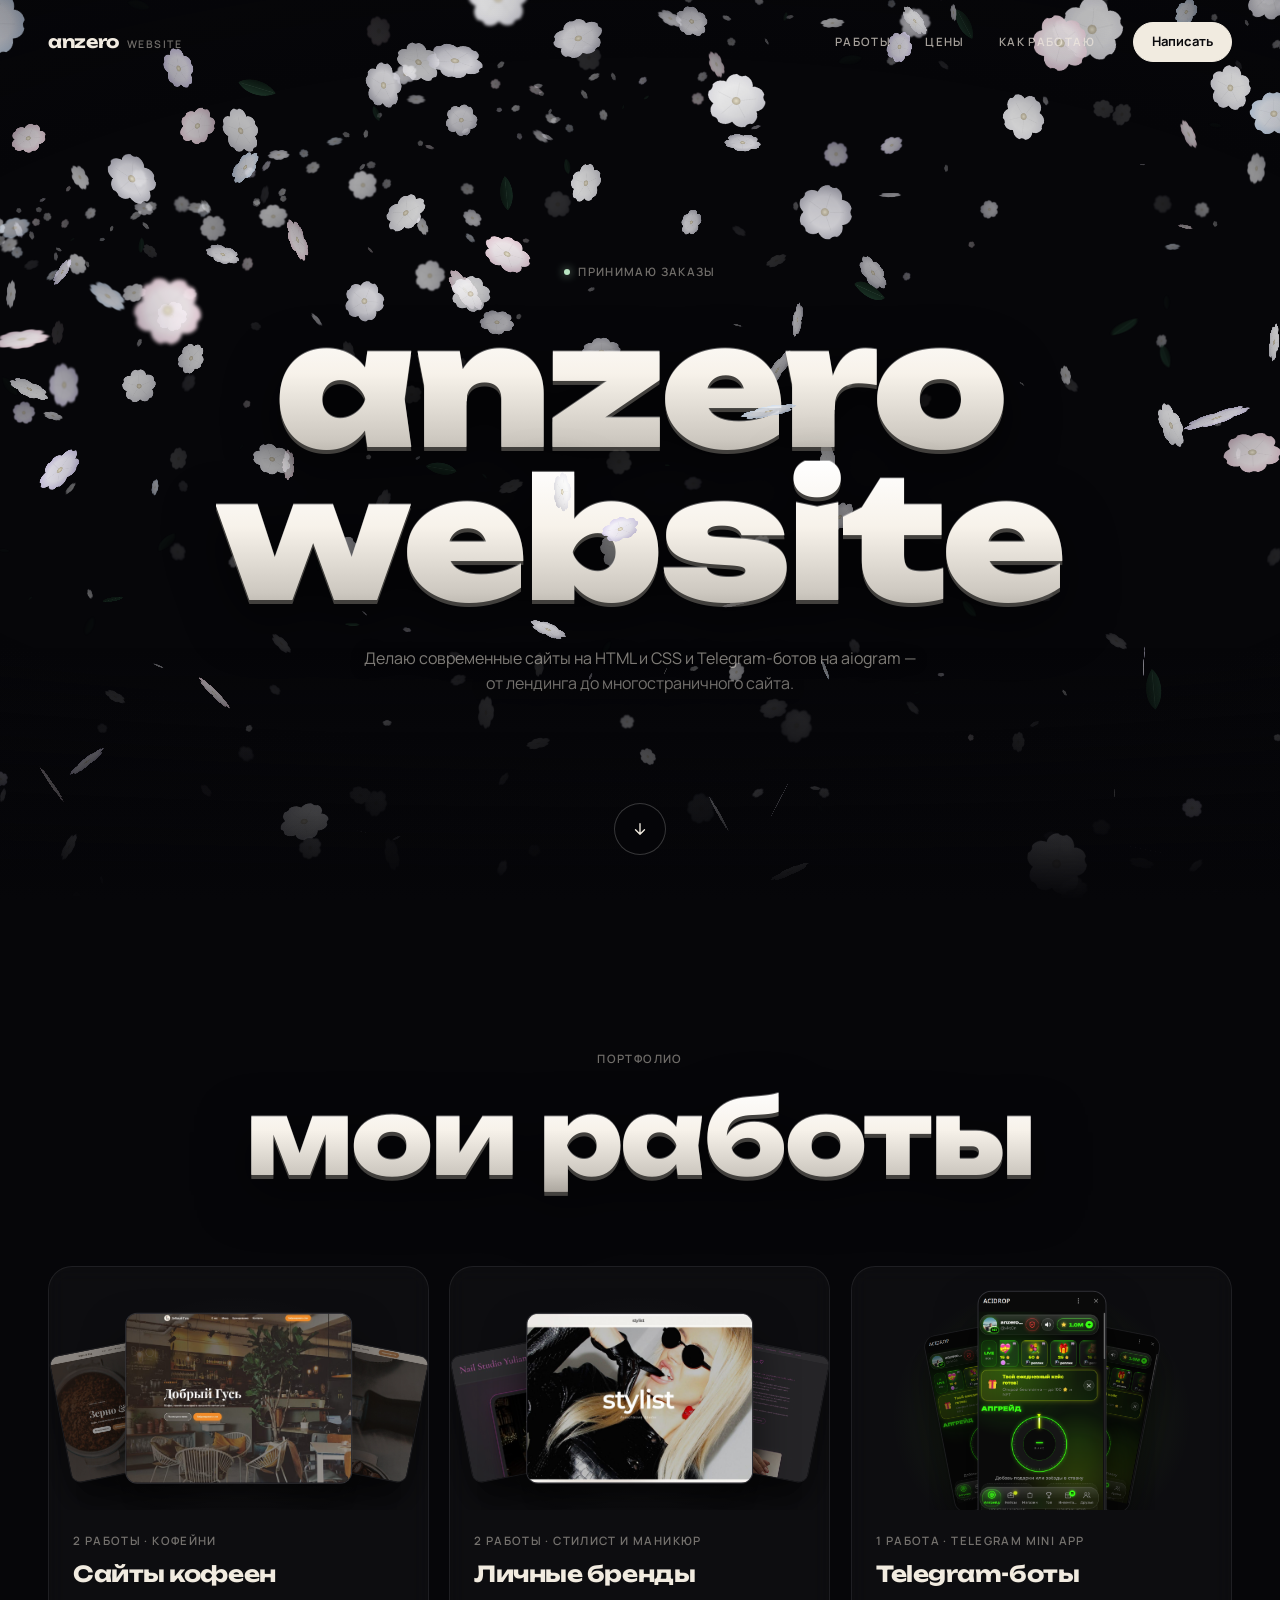
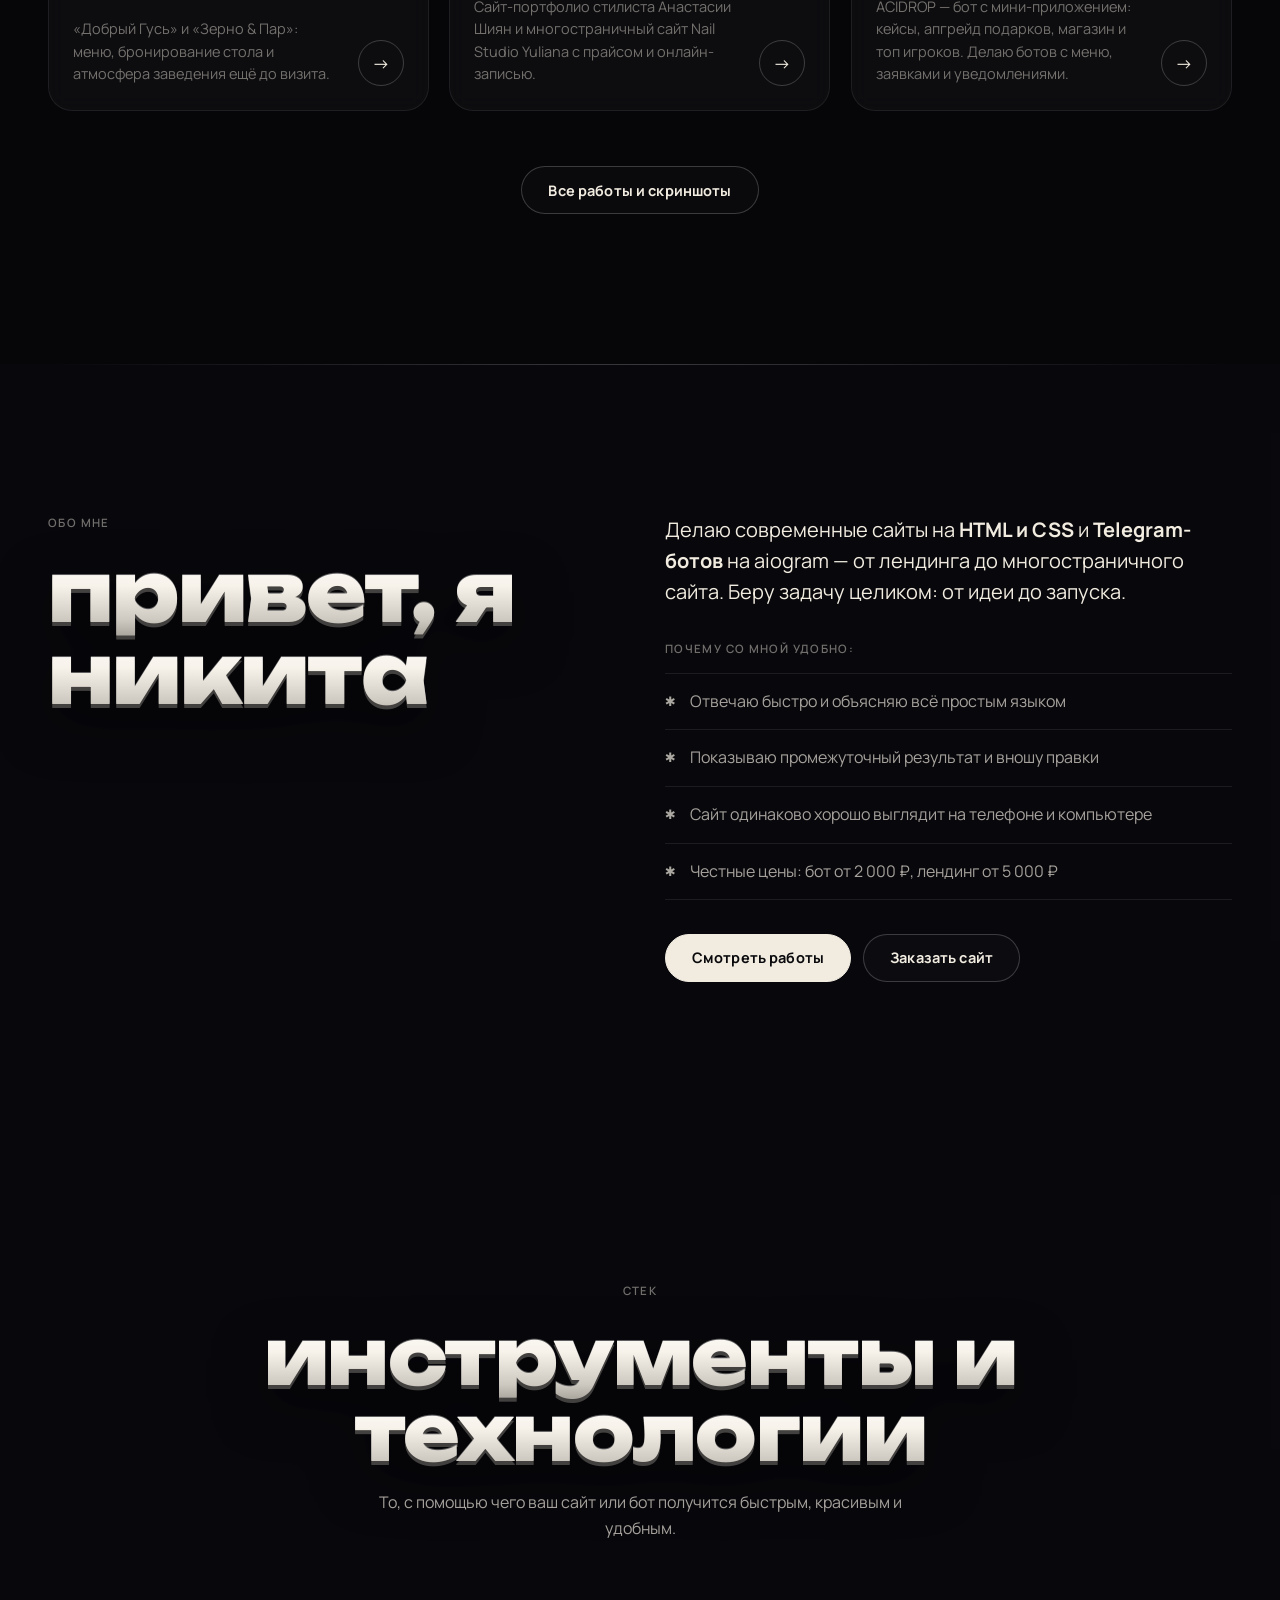
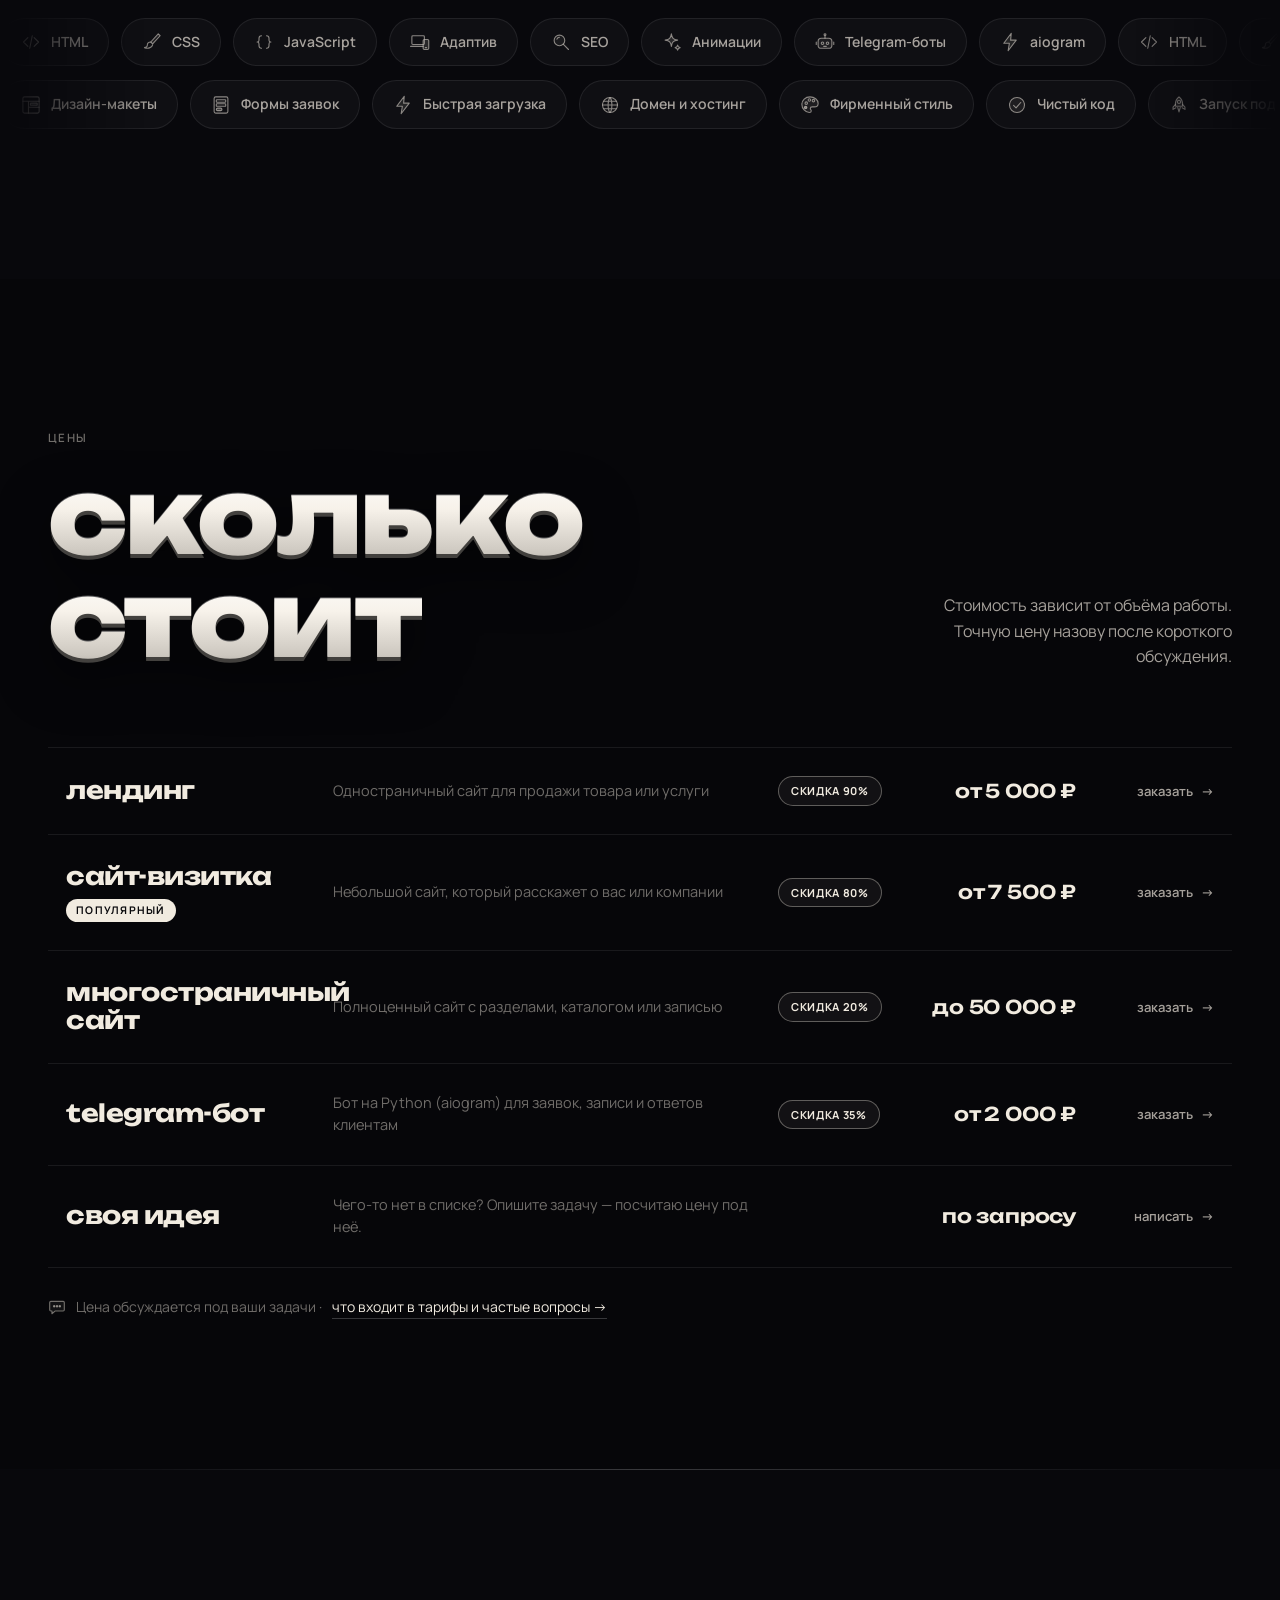
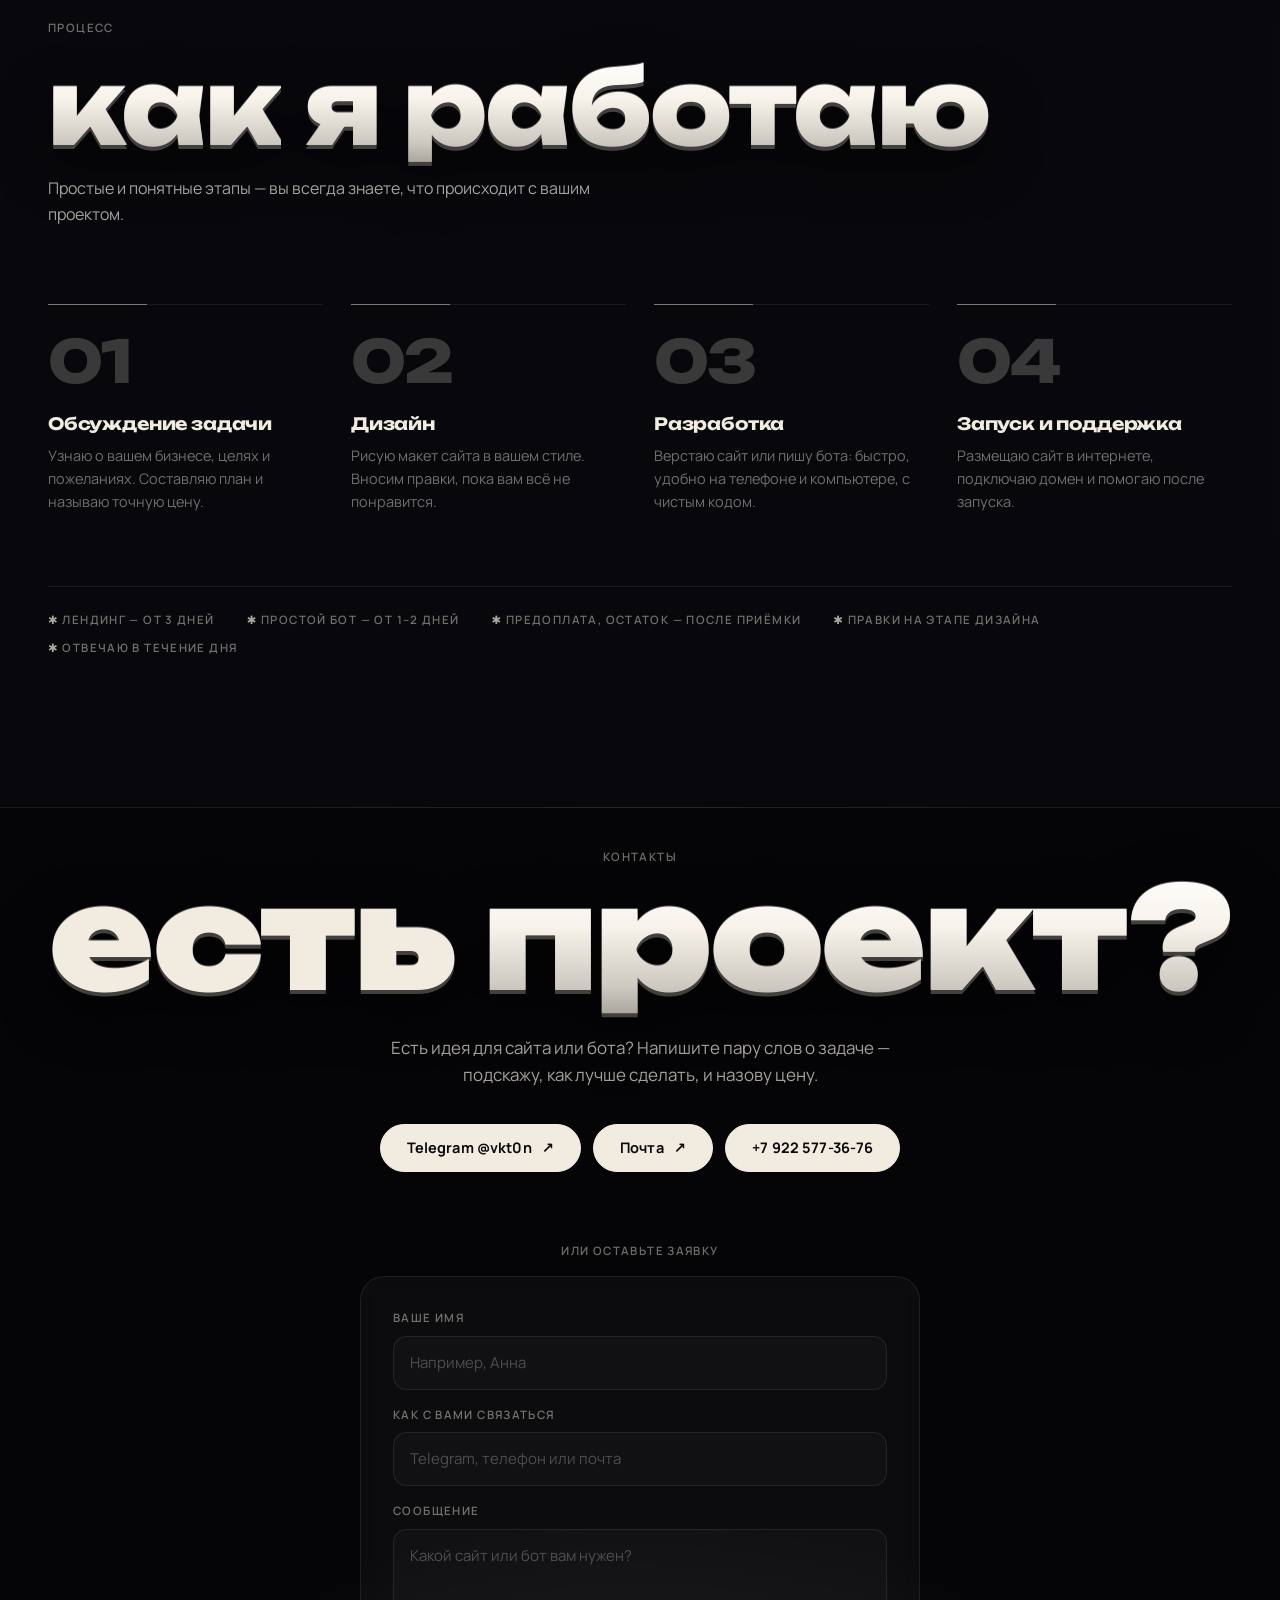
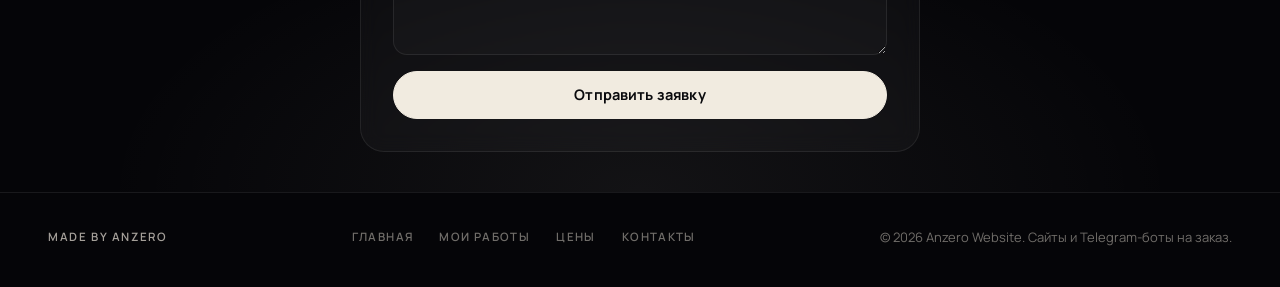
<file: index.html>
<!DOCTYPE html>
<html lang="ru">
<head>
  <meta charset="UTF-8">
  <meta name="viewport" content="width=device-width, initial-scale=1.0">

  <!-- Название страницы во вкладке браузера (МЕНЯТЬ ЗДЕСЬ) -->
  <title>Anzero Website — сайты и Telegram-боты на заказ</title>
  <meta name="description" content="Привет, я Никита. Делаю сайты на HTML и CSS и Telegram-ботов на aiogram: лендинг от 5 000 ₽, сайт-визитка от 7 500 ₽, Telegram-бот от 2 000 ₽.">
  <meta name="theme-color" content="#060609">

  <!-- Превью при отправке ссылки в Telegram, ВКонтакте и т. п. (Open Graph).
       ВАЖНО: когда сайт появится в интернете, впишите в og:image и og:url
       полный адрес, например https://ваш-домен.ru/images/og-image.png -->
  <meta property="og:type" content="website">
  <meta property="og:locale" content="ru_RU">
  <meta property="og:site_name" content="Anzero Website">
  <meta property="og:title" content="Anzero Website — сайты и Telegram-боты на заказ">
  <meta property="og:description" content="Современные сайты и Telegram-боты под ключ: лендинг от 5 000 ₽, сайт-визитка от 7 500 ₽, бот от 2 000 ₽.">
  <meta property="og:image" content="images/og-image.png">
  <meta property="og:image:width" content="1200">
  <meta property="og:image:height" content="630">
  <!-- <meta property="og:url" content="https://ваш-домен.ru/"> -->
  <meta name="twitter:card" content="summary_large_image">

  <link rel="icon" type="image/svg+xml" href="images/favicon.svg">
  <link rel="apple-touch-icon" href="images/apple-touch-icon.png">

  <!-- Шрифты из Google Fonts: Unbounded — заголовки, Manrope — текст -->
  <link rel="preconnect" href="https://fonts.googleapis.com">
  <link rel="preconnect" href="https://fonts.gstatic.com" crossorigin>
  <link href="https://fonts.googleapis.com/css2?family=Manrope:wght@400;500;600;700;800&family=Unbounded:wght@600;700;800;900&display=swap" rel="stylesheet">

  <!-- Общие стили всех страниц -->
  <link rel="stylesheet" href="css/style.css">
</head>
<body>

  <!-- Тёмный фоновый слой цветков (рисует js/flowers.js) -->
  <canvas class="petals-bg" id="petals-bg" aria-hidden="true"></canvas>
  <!-- Кружок-курсор (только на компьютере) -->
  <div class="cursor" id="cursor" aria-hidden="true"></div>
  <!-- Полоска прогресса прокрутки -->
  <div class="progress" id="progress" aria-hidden="true"></div>

  <!-- ============================================================
       ШАПКА С МЕНЮ
       На главной пункты меню ведут к разделам этой страницы (#works и т. д.),
       на остальных страницах — на страницы «Мои работы», «Цены» и сюда.
       ============================================================ -->
  <header class="header" id="header">
    <div class="container header__inner">
      <a href="index.html" class="logo" aria-label="Anzero Website — на главную">anzero<span class="logo__sub">website</span></a>

      <nav class="nav" id="nav" aria-label="Главное меню">
        <a href="#works" class="nav__link" data-section="works">Работы</a>
        <a href="#prices" class="nav__link" data-section="prices">Цены</a>
        <a href="#process" class="nav__link" data-section="process">Как работаю</a>
        <a href="#contact" class="btn btn--small nav__cta">Написать</a>
      </nav>

      <button class="burger" id="burger" type="button" aria-label="Открыть меню" aria-expanded="false" aria-controls="nav">
        <span></span><span></span><span></span>
      </button>
    </div>
  </header>

  <main>

    <!-- ============================================================
         1. ГЛАВНЫЙ ЭКРАН: название, слоган и «река» цветков
         Задний canvas — цветки за текстом, передний — часть цветков
         пролетает перед буквами. Настройки — в js/flowers.js.
         ============================================================ -->
    <section class="hero" id="home">
      <canvas class="hero__canvas hero__canvas--back" id="flowers-back" aria-hidden="true"></canvas>

      <div class="hero__content">
        <span class="eyebrow hero__badge">Принимаю заказы</span>
        <h1 class="hero__title">
          <span class="t3d__line t3d">anzero</span>
          <span class="t3d__line t3d">website</span>
        </h1>
        <p class="hero__slogan">
          Делаю современные сайты на HTML и CSS и Telegram-ботов на aiogram —<br>
          от лендинга до многостраничного сайта.
        </p>
      </div>

      <canvas class="hero__canvas hero__canvas--front" id="flowers-front" aria-hidden="true"></canvas>

      <a href="#works" class="circle-btn hero__down" aria-label="Листать к работам">
        <svg viewBox="0 0 24 24" fill="none" stroke="currentColor" stroke-width="1.8" stroke-linecap="round" stroke-linejoin="round" aria-hidden="true"><path d="M12 5v14M6 13l6 6 6-6"/></svg>
      </a>
    </section>

    <!-- ============================================================
         2. МОИ РАБОТЫ — 3 карточки с «веером» из превью.
         Картинки веера: fan--l (слева), fan--c (по центру, крупнее), fan--r (справа).
         Карточки ведут на страницу «Мои работы».
         ============================================================ -->
    <section class="section" id="works">
      <div class="container">
        <div class="section__head section__head--center">
          <span class="section__label reveal">Портфолио</span>
          <h2 class="section__title t3d split reveal">мои работы</h2>
        </div>

        <div class="fan-grid">

          <!-- Карточка 1: кофейни -->
          <a class="w-card reveal" href="portfolio.html">
            <div class="w-card__fan" aria-hidden="true">
              <span class="fan fan--l"><img src="img/works/web/zerno.jpg" alt="" loading="lazy"></span>
              <span class="fan fan--r"><img src="img/works/web/zerno.jpg" alt="" loading="lazy" style="object-position: 50% 35%"></span>
              <span class="fan fan--c"><img src="img/works/web/gus.jpg" alt="" loading="lazy"></span>
            </div>
            <div class="w-card__body">
              <span class="eyebrow">2 работы · кофейни</span>
              <h3 class="w-card__title">Сайты кофеен</h3>
              <div class="w-card__foot">
                <p class="w-card__text">«Добрый Гусь» и «Зерно &amp; Пар»: меню, бронирование стола и атмосфера заведения ещё до визита.</p>
                <span class="circle-btn" aria-hidden="true">→</span>
              </div>
            </div>
          </a>

          <!-- Карточка 2: стилист и мастер маникюра -->
          <a class="w-card reveal" href="portfolio.html">
            <div class="w-card__fan" aria-hidden="true">
              <span class="fan fan--l"><img src="img/works/web/nail-mobile.jpg" alt="" loading="lazy"></span>
              <span class="fan fan--r"><img src="img/works/web/nail.jpg" alt="" loading="lazy"></span>
              <span class="fan fan--c"><img src="img/works/web/stylist.jpg" alt="" loading="lazy"></span>
            </div>
            <div class="w-card__body">
              <span class="eyebrow">2 работы · стилист и маникюр</span>
              <h3 class="w-card__title">Личные бренды</h3>
              <div class="w-card__foot">
                <p class="w-card__text">Сайт-портфолио стилиста Анастасии Шиян и многостраничный сайт Nail Studio Yuliana с прайсом и онлайн-записью.</p>
                <span class="circle-btn" aria-hidden="true">→</span>
              </div>
            </div>
          </a>

          <!-- Карточка 3: Telegram-боты.
               Скриншоты ботов лежат в папке img/works/bot/.
               fan--phone — вертикальный скриншот с телефона (показывается целиком). -->
          <a class="w-card reveal" href="portfolio.html#acidrop">
            <div class="w-card__fan w-card__fan--bot" aria-hidden="true">
              <span class="fan fan--l fan--phone"><img src="img/works/bot/acidrop.png" alt="" loading="lazy"></span>
              <span class="fan fan--r fan--phone"><img src="img/works/bot/acidrop.png" alt="" loading="lazy"></span>
              <span class="fan fan--c fan--phone"><img src="img/works/bot/acidrop.png" alt="" loading="lazy"></span>
            </div>
            <div class="w-card__body">
              <span class="eyebrow">1 работа · Telegram Mini App</span>
              <h3 class="w-card__title">Telegram-боты</h3>
              <div class="w-card__foot">
                <p class="w-card__text">ACIDROP — бот с мини-приложением: кейсы, апгрейд подарков, магазин и топ игроков. Делаю ботов с меню, заявками и уведомлениями.</p>
                <span class="circle-btn" aria-hidden="true">→</span>
              </div>
            </div>
          </a>

        </div>

        <div class="works-more reveal">
          <a href="portfolio.html" class="btn btn--ghost">Все работы и скриншоты</a>
        </div>
      </div>
    </section>

    <!-- ============================================================
         3. ОБО МНЕ (МЕНЯТЬ ТЕКСТЫ ЗДЕСЬ)
         ============================================================ -->
    <section class="section section--alt section--line" id="about">
      <div class="container about">
        <div class="about__head">
          <span class="section__label reveal">Обо мне</span>
          <h2 class="section__title about__title t3d split reveal">Привет, я Никита</h2>
        </div>

        <div class="reveal">
          <p class="about__lead">
            Делаю современные сайты на <b>HTML и CSS</b> и <b>Telegram-ботов</b> на aiogram —
            от лендинга до многостраничного сайта. Беру задачу целиком: от идеи до запуска.
          </p>

          <p class="eyebrow about__why">Почему со мной удобно:</p>
          <ul class="checks">
            <li>Отвечаю быстро и объясняю всё простым языком</li>
            <li>Показываю промежуточный результат и вношу правки</li>
            <li>Сайт одинаково хорошо выглядит на телефоне и компьютере</li>
            <li>Честные цены: бот от 2 000 ₽, лендинг от 5 000 ₽</li>
          </ul>

          <div class="btn-row">
            <a href="portfolio.html" class="btn">Смотреть работы</a>
            <a href="contacts.html" class="btn btn--ghost">Заказать сайт</a>
          </div>
        </div>
      </div>
    </section>

    <!-- ============================================================
         4. ИНСТРУМЕНТЫ И ТЕХНОЛОГИИ (бегущая лента со значками)
         Каждый значок — <span class="tech">. Иконка берётся из набора
         js/icons.js (href="#i-..."). Копию ленты script.js сделает сам.
         ============================================================ -->
    <section class="section section--alt" id="tools">
      <div class="container">
        <div class="section__head section__head--center">
          <span class="section__label reveal">Стек</span>
          <h2 class="section__title section__title--md t3d split reveal">Инструменты и технологии</h2>
          <p class="section__text reveal">То, с помощью чего ваш сайт или бот получится быстрым, красивым и удобным.</p>
        </div>
      </div>

      <div class="marquee reveal">
        <div class="marquee__row">
          <div class="marquee__track">
            <span class="tech"><svg class="tech__icon" viewBox="0 0 64 64"><use href="#i-code"/></svg>HTML</span>
            <span class="tech"><svg class="tech__icon" viewBox="0 0 64 64"><use href="#i-brush"/></svg>CSS</span>
            <span class="tech"><svg class="tech__icon" viewBox="0 0 64 64"><use href="#i-braces"/></svg>JavaScript</span>
            <span class="tech"><svg class="tech__icon" viewBox="0 0 64 64"><use href="#i-devices"/></svg>Адаптив</span>
            <span class="tech"><svg class="tech__icon" viewBox="0 0 64 64"><use href="#i-magnifier"/></svg>SEO</span>
            <span class="tech"><svg class="tech__icon" viewBox="0 0 64 64"><use href="#i-spark"/></svg>Анимации</span>
            <span class="tech"><svg class="tech__icon" viewBox="0 0 64 64"><use href="#i-bot"/></svg>Telegram-боты</span>
            <span class="tech"><svg class="tech__icon" viewBox="0 0 64 64"><use href="#i-bolt"/></svg>aiogram</span>
          </div>
        </div>
        <div class="marquee__row marquee__row--reverse">
          <div class="marquee__track">
            <span class="tech"><svg class="tech__icon" viewBox="0 0 64 64"><use href="#i-grid"/></svg>Дизайн-макеты</span>
            <span class="tech"><svg class="tech__icon" viewBox="0 0 64 64"><use href="#i-form"/></svg>Формы заявок</span>
            <span class="tech"><svg class="tech__icon" viewBox="0 0 64 64"><use href="#i-bolt"/></svg>Быстрая загрузка</span>
            <span class="tech"><svg class="tech__icon" viewBox="0 0 64 64"><use href="#i-globe"/></svg>Домен и хостинг</span>
            <span class="tech"><svg class="tech__icon" viewBox="0 0 64 64"><use href="#i-palette"/></svg>Фирменный стиль</span>
            <span class="tech"><svg class="tech__icon" viewBox="0 0 64 64"><use href="#i-check"/></svg>Чистый код</span>
            <span class="tech"><svg class="tech__icon" viewBox="0 0 64 64"><use href="#i-rocket"/></svg>Запуск под ключ</span>
          </div>
        </div>
      </div>
    </section>

    <!-- ============================================================
         5. СКОЛЬКО СТОИТ — цены строками.
         Те же цены и скидки, что на странице «Цены» (если меняете цену —
         поменяйте её и там, в prices.html).
         Строка целиком — ссылка «заказать»: ведёт на страницу контактов
         и сама подставляет название тарифа в сообщение (часть после ?plan=).
         ============================================================ -->
    <section class="section" id="prices">
      <div class="container">
        <div class="section__head section__head--split">
          <div>
            <span class="section__label reveal">Цены</span>
            <h2 class="section__title t3d split reveal">сколько стоит</h2>
          </div>
          <p class="section__text reveal">Стоимость зависит от объёма работы. Точную цену назову после короткого обсуждения.</p>
        </div>

        <div class="price-list">
          <a class="price-row reveal" href="contacts.html?plan=Лендинг">
            <div class="price-row__name"><h3 class="price-row__title">Лендинг</h3></div>
            <p class="price-row__desc">Одностраничный сайт для продажи товара или услуги</p>
            <span class="price-row__discount">Скидка 90%</span>
            <span class="price-row__price">от 5 000 ₽</span>
            <span class="price-row__cta">заказать <i aria-hidden="true">→</i></span>
          </a>

          <a class="price-row reveal" href="contacts.html?plan=Сайт-визитка">
            <div class="price-row__name">
              <h3 class="price-row__title">Сайт-визитка</h3>
              <span class="price-row__badge">Популярный</span>
            </div>
            <p class="price-row__desc">Небольшой сайт, который расскажет о вас или компании</p>
            <span class="price-row__discount">Скидка 80%</span>
            <span class="price-row__price">от 7 500 ₽</span>
            <span class="price-row__cta">заказать <i aria-hidden="true">→</i></span>
          </a>

          <a class="price-row reveal" href="contacts.html?plan=Многостраничный сайт">
            <div class="price-row__name"><h3 class="price-row__title">Многостраничный сайт</h3></div>
            <p class="price-row__desc">Полноценный сайт с разделами, каталогом или записью</p>
            <span class="price-row__discount">Скидка 20%</span>
            <span class="price-row__price">до 50 000 ₽</span>
            <span class="price-row__cta">заказать <i aria-hidden="true">→</i></span>
          </a>

          <a class="price-row reveal" href="contacts.html?plan=Telegram-бот">
            <div class="price-row__name"><h3 class="price-row__title">Telegram-бот</h3></div>
            <p class="price-row__desc">Бот на Python (aiogram) для заявок, записи и ответов клиентам</p>
            <span class="price-row__discount">Скидка 35%</span>
            <span class="price-row__price">от 2 000 ₽</span>
            <span class="price-row__cta">заказать <i aria-hidden="true">→</i></span>
          </a>

          <!-- Строка «своя идея» — для задач, которых нет в списке -->
          <a class="price-row reveal" href="contacts.html">
            <div class="price-row__name"><h3 class="price-row__title">Своя идея</h3></div>
            <p class="price-row__desc">Чего-то нет в списке? Опишите задачу — посчитаю цену под неё.</p>
            <span class="price-row__price">по запросу</span>
            <span class="price-row__cta">написать <i aria-hidden="true">→</i></span>
          </a>
        </div>

        <p class="prices-note reveal">
          <svg class="ico" viewBox="0 0 64 64" aria-hidden="true"><use href="#i-chat"/></svg>
          Цена обсуждается под ваши задачи · <a href="prices.html" class="link-arrow">что входит в тарифы и частые вопросы →</a>
        </p>
      </div>
    </section>

    <!-- ============================================================
         6. КАК Я РАБОТАЮ (4 шага)
         ============================================================ -->
    <section class="section section--alt section--line" id="process">
      <div class="container">
        <div class="section__head">
          <span class="section__label reveal">Процесс</span>
          <h2 class="section__title t3d split reveal">как я работаю</h2>
          <p class="section__text reveal">Простые и понятные этапы — вы всегда знаете, что происходит с вашим проектом.</p>
        </div>

        <div class="steps">
          <div class="step reveal">
            <div class="step__num">01</div>
            <h3 class="step__title">Обсуждение задачи</h3>
            <p class="step__text">Узнаю о вашем бизнесе, целях и пожеланиях. Составляю план и называю точную цену.</p>
          </div>
          <div class="step reveal">
            <div class="step__num">02</div>
            <h3 class="step__title">Дизайн</h3>
            <p class="step__text">Рисую макет сайта в вашем стиле. Вносим правки, пока вам всё не понравится.</p>
          </div>
          <div class="step reveal">
            <div class="step__num">03</div>
            <h3 class="step__title">Разработка</h3>
            <p class="step__text">Верстаю сайт или пишу бота: быстро, удобно на телефоне и компьютере, с чистым кодом.</p>
          </div>
          <div class="step reveal">
            <div class="step__num">04</div>
            <h3 class="step__title">Запуск и поддержка</h3>
            <p class="step__text">Размещаю сайт в интернете, подключаю домен и помогаю после запуска.</p>
          </div>
        </div>

        <!-- Короткие условия (взяты из ответов на частые вопросы) -->
        <ul class="notes reveal">
          <li>Лендинг — от 3 дней</li>
          <li>Простой бот — от 1–2 дней</li>
          <li>Предоплата, остаток — после приёмки</li>
          <li>Правки на этапе дизайна</li>
          <li>Отвечаю в течение дня</li>
        </ul>
      </div>
    </section>

    <!-- ============================================================
         7. ФИНАЛ «ЕСТЬ ПРОЕКТ?» — контакты и форма заявки
         Контакты меняются здесь и на странице contacts.html.
         ============================================================ -->
    <section class="section--final" id="contact">
      <div class="container cta cta--full">
        <span class="section__label reveal">Контакты</span>
        <h2 class="cta__title t3d split reveal"><span class="t3d--cream">есть</span> проект?</h2>
        <p class="cta__text reveal">Есть идея для сайта или бота? Напишите пару слов о задаче — подскажу, как лучше сделать, и назову цену.</p>

        <div class="cta__buttons reveal">
          <a class="btn" href="https://t.me/vkt0n" target="_blank" rel="noopener">Telegram @vkt0n <span aria-hidden="true">↗</span></a>
          <a class="btn" href="mailto:gumenuk306525@gmail.com">Почта <span aria-hidden="true">↗</span></a>
          <a class="btn" href="tel:+79225773676">+7 922 577-36-76</a>
        </div>

        <!-- Форма заявки (та же, что на странице «Контакты»: письмо уходит на почту из script.js) -->
        <div class="cta__form reveal">
          <span class="eyebrow cta__form-title">Или оставьте заявку</span>
          <form class="form" id="contact-form" novalidate>
            <label class="form__field">
              <span>Ваше имя</span>
              <input type="text" name="name" placeholder="Например, Анна" autocomplete="name" required>
              <small class="form__error">Пожалуйста, укажите имя</small>
            </label>
            <label class="form__field">
              <span>Как с вами связаться</span>
              <input type="text" name="contact" placeholder="Telegram, телефон или почта" required>
              <small class="form__error">Оставьте Telegram, телефон или почту</small>
            </label>
            <label class="form__field">
              <span>Сообщение</span>
              <textarea name="message" id="form-message" rows="4" placeholder="Какой сайт или бот вам нужен?" required></textarea>
              <small class="form__error">Напишите пару слов о задаче</small>
            </label>
            <button type="submit" class="btn btn--full" id="form-submit">Отправить заявку</button>
            <p class="form__status" id="form-status" role="status" aria-live="polite"></p>
          </form>
        </div>
      </div>
    </section>

  </main>

  <!-- ============================================================
       ПОДВАЛ — одинаковый на всех страницах
       ============================================================ -->
  <footer class="footer">
    <div class="container footer__inner">
      <span class="footer__brand">made by anzero</span>
      <nav class="footer__nav" aria-label="Меню в подвале">
        <a href="index.html">Главная</a>
        <a href="portfolio.html">Мои работы</a>
        <a href="prices.html">Цены</a>
        <a href="contacts.html">Контакты</a>
      </nav>
      <!-- Год подставится автоматически (см. script.js) -->
      <p class="footer__copy">© <span id="year"></span> Anzero Website. Сайты и Telegram-боты на заказ.</p>
    </div>
  </footer>

  <!-- Кнопка «Наверх» (появляется после прокрутки вниз) -->
  <button class="to-top" id="to-top" type="button" aria-label="Наверх">
    <svg viewBox="0 0 24 24" width="20" height="20" aria-hidden="true"><path d="M12 19V5M5 12l7-7 7 7" fill="none" stroke="currentColor" stroke-width="1.8" stroke-linecap="round" stroke-linejoin="round"/></svg>
  </button>

  <!-- СКРИПТЫ (одинаковые на всех страницах) -->
  <script src="js/icons.js"></script>
  <script src="js/flowers.js"></script>
  <script src="js/script.js"></script>
</body>
</html>
</file>
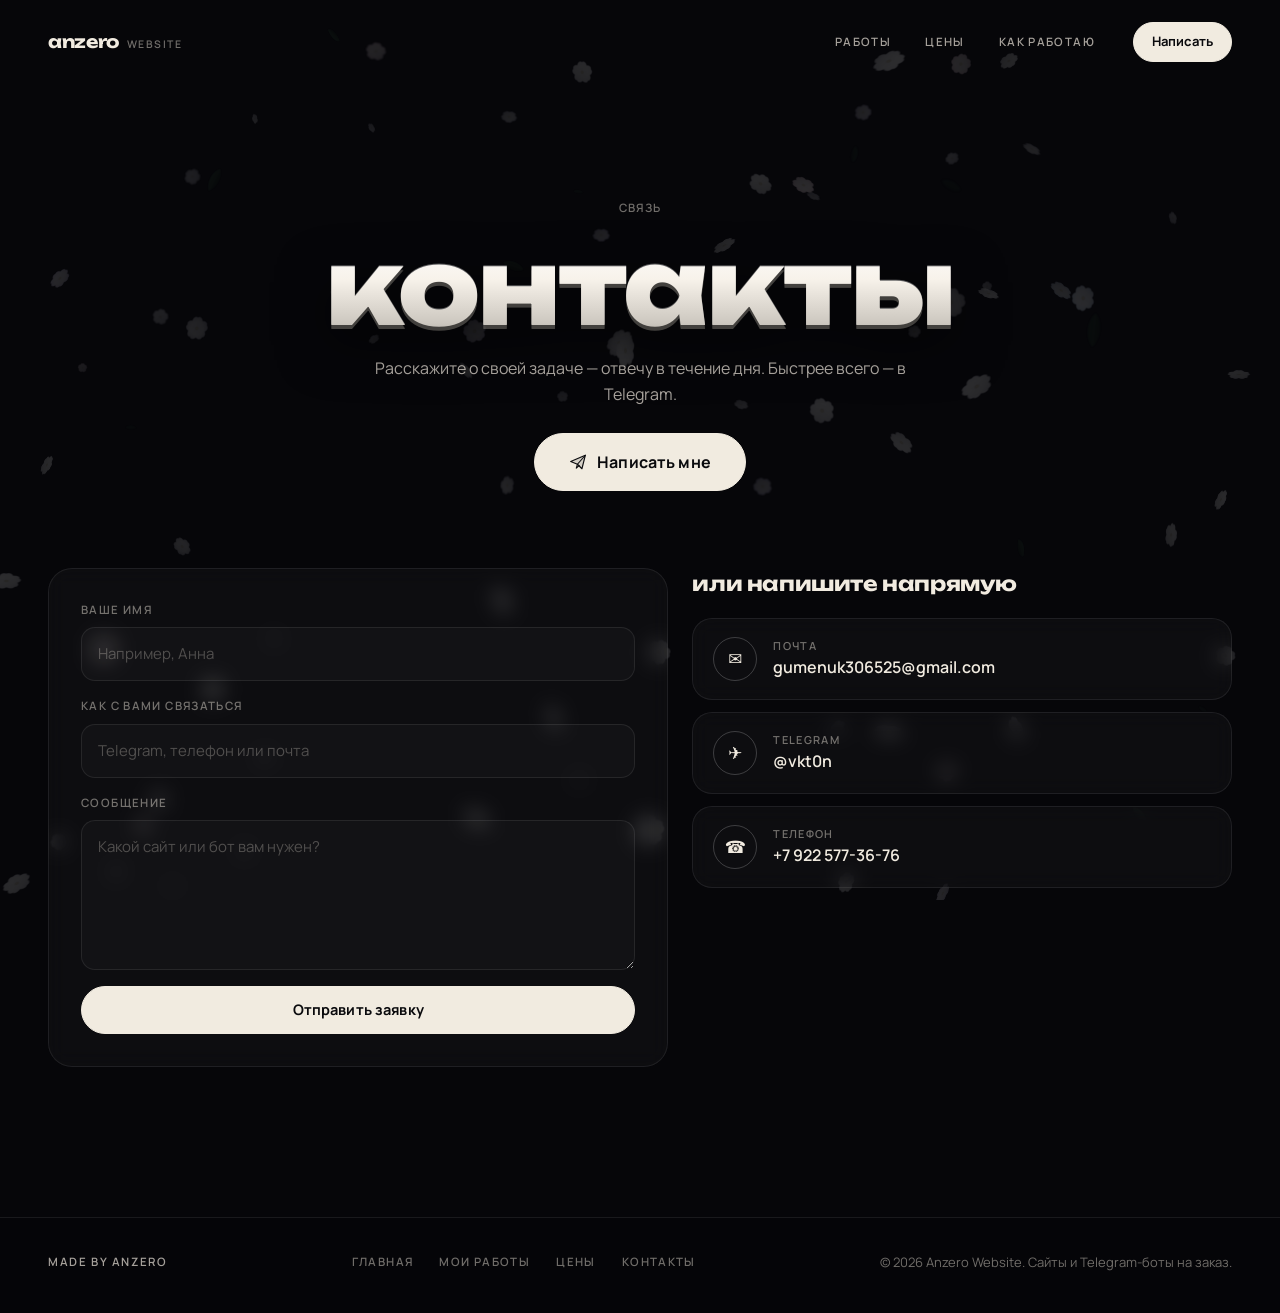
<file: contacts.html>
<!DOCTYPE html>
<html lang="ru">
<head>
  <meta charset="UTF-8">
  <meta name="viewport" content="width=device-width, initial-scale=1.0">

  <title>Контакты — Anzero Website</title>
  <meta name="description" content="Связаться с Никитой (Anzero Website): Telegram @vkt0n, почта gumenuk306525@gmail.com, телефон +7 922 577-36-76.">
  <meta name="theme-color" content="#060609">

  <meta property="og:type" content="website">
  <meta property="og:locale" content="ru_RU">
  <meta property="og:site_name" content="Anzero Website">
  <meta property="og:title" content="Контакты — Anzero Website">
  <meta property="og:description" content="Напишите мне — обсудим ваш сайт или Telegram-бота.">
  <meta property="og:image" content="images/og-image.png">
  <meta name="twitter:card" content="summary_large_image">

  <link rel="icon" type="image/svg+xml" href="images/favicon.svg">
  <link rel="apple-touch-icon" href="images/apple-touch-icon.png">

  <link rel="preconnect" href="https://fonts.googleapis.com">
  <link rel="preconnect" href="https://fonts.gstatic.com" crossorigin>
  <link href="https://fonts.googleapis.com/css2?family=Manrope:wght@400;500;600;700;800&family=Unbounded:wght@600;700;800;900&display=swap" rel="stylesheet">

  <link rel="stylesheet" href="css/style.css">
</head>
<body>

  <canvas class="petals-bg" id="petals-bg" aria-hidden="true"></canvas>
  <div class="cursor" id="cursor" aria-hidden="true"></div>
  <div class="progress" id="progress" aria-hidden="true"></div>

  <!-- ШАПКА С МЕНЮ (одинаковая на внутренних страницах) -->
  <header class="header" id="header">
    <div class="container header__inner">
      <a href="index.html" class="logo" aria-label="Anzero Website — на главную">anzero<span class="logo__sub">website</span></a>

      <nav class="nav" id="nav" aria-label="Главное меню">
        <a href="portfolio.html" class="nav__link">Работы</a>
        <a href="prices.html" class="nav__link">Цены</a>
        <a href="index.html#process" class="nav__link">Как работаю</a>
        <a href="contacts.html" class="btn btn--small nav__cta" aria-current="page">Написать</a>
      </nav>

      <button class="burger" id="burger" type="button" aria-label="Открыть меню" aria-expanded="false" aria-controls="nav">
        <span></span><span></span><span></span>
      </button>
    </div>
  </header>

  <main>

    <!-- ============================================================
         КОНТАКТЫ
         ============================================================ -->
    <section class="section page-section" id="contacts">
      <div class="container">
        <div class="section__head section__head--center">
          <span class="section__label reveal">Связь</span>
          <h1 class="section__title t3d split reveal">Контакты</h1>
          <p class="section__text reveal">Расскажите о своей задаче — отвечу в течение дня. Быстрее всего — в Telegram.</p>
          <!-- Главная кнопка: открывает чат со мной в Telegram -->
          <a href="https://t.me/vkt0n" class="btn btn--big reveal" target="_blank" rel="noopener">
            <svg class="ico" viewBox="0 0 64 64" aria-hidden="true"><use href="#i-plane"/></svg>
            Написать мне
          </a>
        </div>

        <div class="contacts">

          <!-- Форма заявки -->
          <!-- novalidate: проверку полей и подсказки об ошибках делает script.js -->
          <form class="form reveal" id="contact-form" novalidate>
            <label class="form__field">
              <span>Ваше имя</span>
              <input type="text" name="name" placeholder="Например, Анна" autocomplete="name" required>
              <small class="form__error">Пожалуйста, укажите имя</small>
            </label>
            <label class="form__field">
              <span>Как с вами связаться</span>
              <input type="text" name="contact" placeholder="Telegram, телефон или почта" required>
              <small class="form__error">Оставьте Telegram, телефон или почту</small>
            </label>
            <label class="form__field">
              <span>Сообщение</span>
              <textarea name="message" id="form-message" rows="5" placeholder="Какой сайт или бот вам нужен?" required></textarea>
              <small class="form__error">Напишите пару слов о задаче</small>
            </label>
            <button type="submit" class="btn btn--full" id="form-submit">Отправить заявку</button>
            <p class="form__status" id="form-status" role="status" aria-live="polite"></p>
          </form>

          <!-- Блок со ссылками -->
          <div class="contact-links reveal">
            <h2 class="contact-links__title">Или напишите напрямую</h2>

            <!-- ▼▼▼ ЗАМЕНИТЕ ЗДЕСЬ СВОИ КОНТАКТЫ ▼▼▼
                 (эти же контакты есть в финале главной страницы index.html) -->

            <!-- ПОЧТА: поменяйте адрес в двух местах — после mailto: и в тексте -->
            <a class="contact-link" href="mailto:gumenuk306525@gmail.com">
              <span class="contact-link__icon">✉</span>
              <span><small>Почта</small>gumenuk306525@gmail.com</span>
            </a>

            <!-- TELEGRAM: имя пользователя меняется в двух местах
                 (и ещё в кнопке «Написать мне» выше) -->
            <a class="contact-link" href="https://t.me/vkt0n" target="_blank" rel="noopener">
              <span class="contact-link__icon">✈</span>
              <span><small>Telegram</small>@vkt0n</span>
            </a>

            <!-- ТЕЛЕФОН: в href пишите номер без пробелов, в тексте — как удобно -->
            <a class="contact-link" href="tel:+79225773676">
              <span class="contact-link__icon">☎</span>
              <span><small>Телефон</small>+7 922 577-36-76</span>
            </a>

            <!-- ▲▲▲ КОНЕЦ БЛОКА КОНТАКТОВ ▲▲▲ -->
          </div>

        </div>
      </div>
    </section>

  </main>

  <!-- ПОДВАЛ (одинаковый на всех страницах) -->
  <footer class="footer">
    <div class="container footer__inner">
      <span class="footer__brand">made by anzero</span>
      <nav class="footer__nav" aria-label="Меню в подвале">
        <a href="index.html">Главная</a>
        <a href="portfolio.html">Мои работы</a>
        <a href="prices.html">Цены</a>
        <a href="contacts.html">Контакты</a>
      </nav>
      <p class="footer__copy">© <span id="year"></span> Anzero Website. Сайты и Telegram-боты на заказ.</p>
    </div>
  </footer>

  <button class="to-top" id="to-top" type="button" aria-label="Наверх">
    <svg viewBox="0 0 24 24" width="20" height="20" aria-hidden="true"><path d="M12 19V5M5 12l7-7 7 7" fill="none" stroke="currentColor" stroke-width="1.8" stroke-linecap="round" stroke-linejoin="round"/></svg>
  </button>

  <script src="js/icons.js"></script>
  <script src="js/flowers.js"></script>
  <script src="js/script.js"></script>
</body>
</html>
</file>
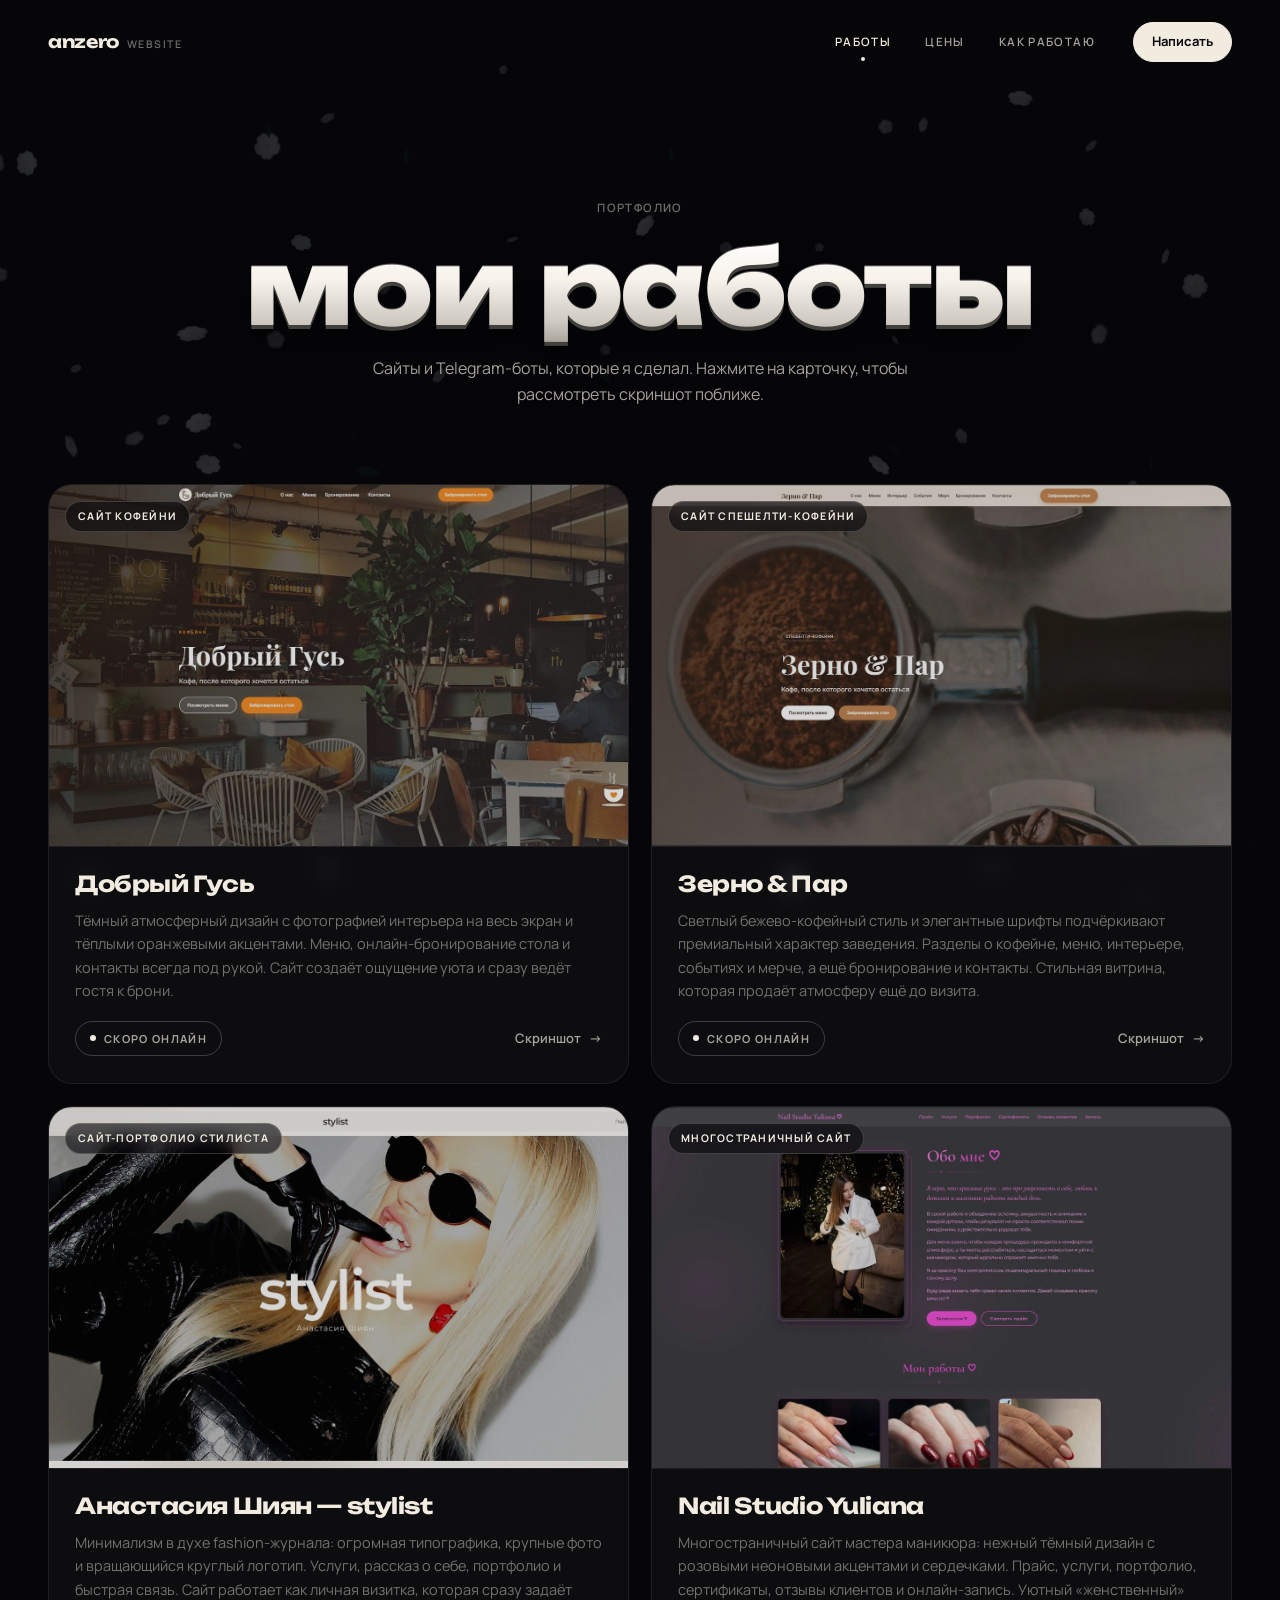
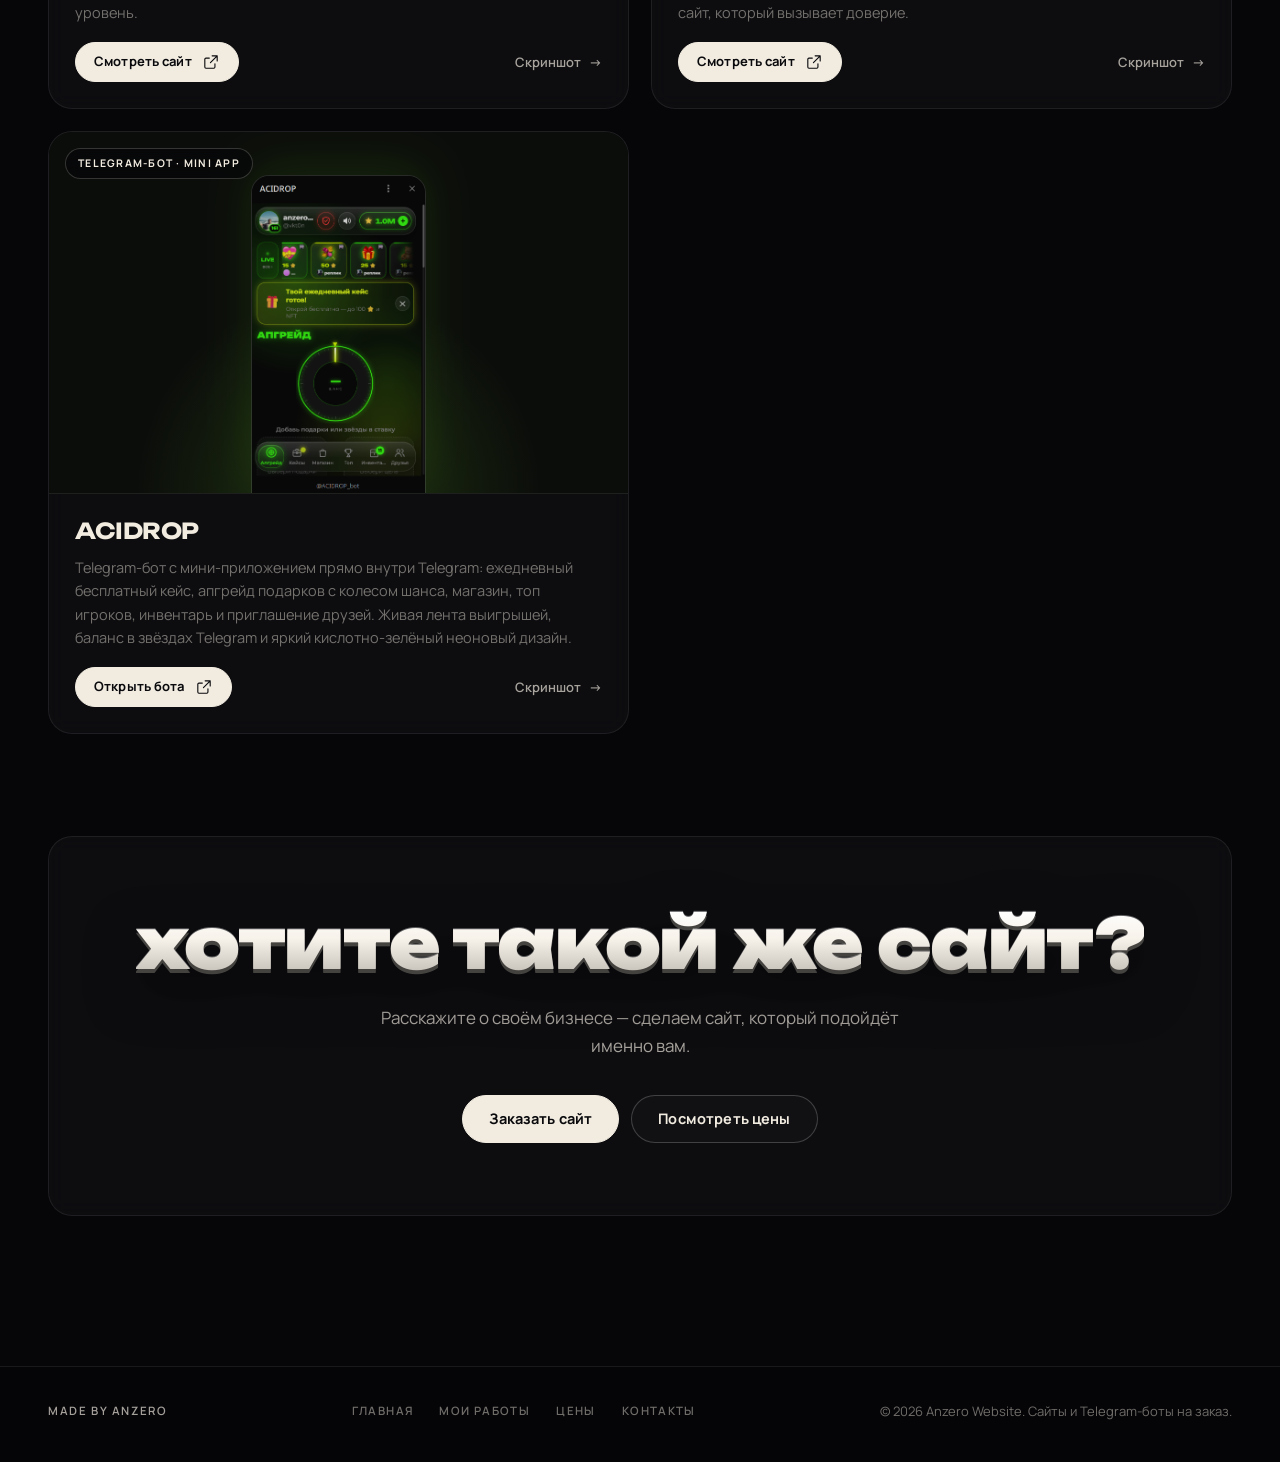
<file: portfolio.html>
<!DOCTYPE html>
<html lang="ru">
<head>
  <meta charset="UTF-8">
  <meta name="viewport" content="width=device-width, initial-scale=1.0">

  <title>Мои работы — Anzero Website</title>
  <meta name="description" content="Портфолио Никиты (Anzero Website): сайты кофеен, сайт-портфолио стилиста, многостраничный сайт мастера маникюра и Telegram-бот ACIDROP с мини-приложением.">
  <meta name="theme-color" content="#060609">

  <meta property="og:type" content="website">
  <meta property="og:locale" content="ru_RU">
  <meta property="og:site_name" content="Anzero Website">
  <meta property="og:title" content="Мои работы — Anzero Website">
  <meta property="og:description" content="Сайты, которые я сделал: кофейни, стилист, мастер маникюра.">
  <meta property="og:image" content="images/og-image.png">
  <meta name="twitter:card" content="summary_large_image">

  <link rel="icon" type="image/svg+xml" href="images/favicon.svg">
  <link rel="apple-touch-icon" href="images/apple-touch-icon.png">

  <link rel="preconnect" href="https://fonts.googleapis.com">
  <link rel="preconnect" href="https://fonts.gstatic.com" crossorigin>
  <link href="https://fonts.googleapis.com/css2?family=Manrope:wght@400;500;600;700;800&family=Unbounded:wght@600;700;800;900&display=swap" rel="stylesheet">

  <link rel="stylesheet" href="css/style.css">
</head>
<body>

  <canvas class="petals-bg" id="petals-bg" aria-hidden="true"></canvas>
  <div class="cursor" id="cursor" aria-hidden="true"></div>
  <div class="progress" id="progress" aria-hidden="true"></div>

  <!-- ШАПКА С МЕНЮ (одинаковая на внутренних страницах; текущая — nav__link--active) -->
  <header class="header" id="header">
    <div class="container header__inner">
      <a href="index.html" class="logo" aria-label="Anzero Website — на главную">anzero<span class="logo__sub">website</span></a>

      <nav class="nav" id="nav" aria-label="Главное меню">
        <a href="portfolio.html" class="nav__link nav__link--active" aria-current="page">Работы</a>
        <a href="prices.html" class="nav__link">Цены</a>
        <a href="index.html#process" class="nav__link">Как работаю</a>
        <a href="contacts.html" class="btn btn--small nav__cta">Написать</a>
      </nav>

      <button class="burger" id="burger" type="button" aria-label="Открыть меню" aria-expanded="false" aria-controls="nav">
        <span></span><span></span><span></span>
      </button>
    </div>
  </header>

  <main>

    <!-- ============================================================
         МОИ РАБОТЫ
         Каждая работа — блок <article class="work-card">.
         Чтобы добавить работу — скопируйте один блок целиком и поменяйте:
           картинку (src), тип (work-card__badge), название, описание
           и ссылку на сайт (href у кнопки «Смотреть сайт»).
         Если сайта ещё нет в интернете — вместо кнопки оставьте
           <span class="work-card__soon">Скоро онлайн</span>
         По клику на карточку открывается окно с большим скриншотом.
         ============================================================ -->
    <section class="section page-section" id="works">
      <div class="container">
        <div class="section__head section__head--center">
          <span class="section__label reveal">Портфолио</span>
          <h1 class="section__title t3d split reveal">Мои работы</h1>
          <p class="section__text reveal">Сайты и Telegram-боты, которые я сделал. Нажмите на карточку, чтобы рассмотреть скриншот поближе.</p>
        </div>

        <div class="works-grid">

          <!-- Работа 1 -->
          <article class="work-card reveal">
            <div class="work-card__cover">
              <span class="work-card__badge">Сайт кофейни</span>
              <img class="cover__img" src="img/works/web/gus.jpg" alt="Сайт кофейни «Добрый Гусь»" loading="lazy">
            </div>
            <div class="work-card__body">
              <h2 class="work-card__title">Добрый Гусь</h2>
              <p class="work-card__text">Тёмный атмосферный дизайн с фотографией интерьера на весь экран и тёплыми оранжевыми акцентами. Меню, онлайн-бронирование стола и контакты всегда под рукой. Сайт создаёт ощущение уюта и сразу ведёт гостя к брони.</p>
              <div class="work-card__footer">
                <span class="work-card__soon">Скоро онлайн</span>
                <button type="button" class="work-card__more">Скриншот <span aria-hidden="true">→</span></button>
              </div>
            </div>
          </article>

          <!-- Работа 2 -->
          <article class="work-card reveal">
            <div class="work-card__cover">
              <span class="work-card__badge">Сайт спешелти-кофейни</span>
              <img class="cover__img" src="img/works/web/zerno.jpg" alt="Сайт кофейни «Зерно &amp; Пар»" loading="lazy">
            </div>
            <div class="work-card__body">
              <h2 class="work-card__title">Зерно &amp; Пар</h2>
              <p class="work-card__text">Светлый бежево-кофейный стиль и элегантные шрифты подчёркивают премиальный характер заведения. Разделы о кофейне, меню, интерьере, событиях и мерче, а ещё бронирование и контакты. Стильная витрина, которая продаёт атмосферу ещё до визита.</p>
              <div class="work-card__footer">
                <span class="work-card__soon">Скоро онлайн</span>
                <button type="button" class="work-card__more">Скриншот <span aria-hidden="true">→</span></button>
              </div>
            </div>
          </article>

          <!-- Работа 3 -->
          <article class="work-card reveal">
            <div class="work-card__cover">
              <span class="work-card__badge">Сайт-портфолио стилиста</span>
              <img class="cover__img" src="img/works/web/stylist.jpg" alt="Сайт-портфолио стилиста Анастасии Шиян" loading="lazy">
            </div>
            <div class="work-card__body">
              <h2 class="work-card__title">Анастасия Шиян — stylist</h2>
              <p class="work-card__text">Минимализм в духе fashion-журнала: огромная типографика, крупные фото и вращающийся круглый логотип. Услуги, рассказ о себе, портфолио и быстрая связь. Сайт работает как личная визитка, которая сразу задаёт уровень.</p>
              <div class="work-card__footer">
                <a class="btn btn--small" href="https://anzero306525.github.io/anastasia-shiyan/" target="_blank" rel="noopener">
                  Смотреть сайт <svg class="ico" viewBox="0 0 64 64" aria-hidden="true"><use href="#i-external"/></svg>
                </a>
                <button type="button" class="work-card__more">Скриншот <span aria-hidden="true">→</span></button>
              </div>
            </div>
          </article>

          <!-- Работа 4 -->
          <article class="work-card reveal">
            <div class="work-card__cover">
              <span class="work-card__badge">Многостраничный сайт</span>
              <img class="cover__img" src="img/works/web/nail.jpg" alt="Сайт мастера маникюра Nail Studio Yuliana" loading="lazy">
            </div>
            <div class="work-card__body">
              <h2 class="work-card__title">Nail Studio Yuliana</h2>
              <p class="work-card__text">Многостраничный сайт мастера маникюра: нежный тёмный дизайн с розовыми неоновыми акцентами и сердечками. Прайс, услуги, портфолио, сертификаты, отзывы клиентов и онлайн-запись. Уютный «женственный» сайт, который вызывает доверие.</p>
              <div class="work-card__footer">
                <a class="btn btn--small" href="https://anzero306525.github.io/Nail-Studio-Yuliana/" target="_blank" rel="noopener">
                  Смотреть сайт <svg class="ico" viewBox="0 0 64 64" aria-hidden="true"><use href="#i-external"/></svg>
                </a>
                <button type="button" class="work-card__more">Скриншот <span aria-hidden="true">→</span></button>
              </div>
            </div>
          </article>

          <!-- Работа 5: Telegram-бот.
               Класс work-card--phone — для вертикальных скриншотов с телефона:
               скриншот показывается целиком по центру, на фоне подсветки -->
          <article class="work-card work-card--phone reveal" id="acidrop">
            <div class="work-card__cover">
              <span class="work-card__badge">Telegram-бот · Mini App</span>
              <img class="cover__img" src="img/works/bot/acidrop.png" alt="Мини-приложение Telegram-бота ACIDROP: апгрейд подарков, кейсы, магазин" loading="lazy">
            </div>
            <div class="work-card__body">
              <h2 class="work-card__title">ACIDROP</h2>
              <p class="work-card__text">Telegram-бот с мини-приложением прямо внутри Telegram: ежедневный бесплатный кейс, апгрейд подарков с колесом шанса, магазин, топ игроков, инвентарь и приглашение друзей. Живая лента выигрышей, баланс в звёздах Telegram и яркий кислотно-зелёный неоновый дизайн.</p>
              <div class="work-card__footer">
                <a class="btn btn--small" href="https://t.me/ACIDROP_bot" target="_blank" rel="noopener">
                  Открыть бота <svg class="ico" viewBox="0 0 64 64" aria-hidden="true"><use href="#i-external"/></svg>
                </a>
                <button type="button" class="work-card__more">Скриншот <span aria-hidden="true">→</span></button>
              </div>
            </div>
          </article>

        </div>

        <!-- Призыв после работ -->
        <div class="cta cta--compact reveal">
          <h2 class="cta__title t3d">Хотите такой же сайт?</h2>
          <p class="cta__text">Расскажите о своём бизнесе — сделаем сайт, который подойдёт именно вам.</p>
          <div class="cta__buttons">
            <a href="contacts.html" class="btn">Заказать сайт</a>
            <a href="prices.html" class="btn btn--ghost">Посмотреть цены</a>
          </div>
        </div>
      </div>
    </section>

  </main>

  <!-- ПОДВАЛ (одинаковый на всех страницах) -->
  <footer class="footer">
    <div class="container footer__inner">
      <span class="footer__brand">made by anzero</span>
      <nav class="footer__nav" aria-label="Меню в подвале">
        <a href="index.html">Главная</a>
        <a href="portfolio.html">Мои работы</a>
        <a href="prices.html">Цены</a>
        <a href="contacts.html">Контакты</a>
      </nav>
      <p class="footer__copy">© <span id="year"></span> Anzero Website. Сайты и Telegram-боты на заказ.</p>
    </div>
  </footer>

  <button class="to-top" id="to-top" type="button" aria-label="Наверх">
    <svg viewBox="0 0 24 24" width="20" height="20" aria-hidden="true"><path d="M12 19V5M5 12l7-7 7 7" fill="none" stroke="currentColor" stroke-width="1.8" stroke-linecap="round" stroke-linejoin="round"/></svg>
  </button>

  <!-- ============================================================
       ОКНО СО СКРИНШОТОМ РАБОТЫ
       Пустое: script.js заполняет его данными из карточки, на которую нажали
       ============================================================ -->
  <div class="modal" id="work-modal" hidden>
    <div class="modal__backdrop" data-modal-close></div>
    <div class="modal__window" role="dialog" aria-modal="true" aria-labelledby="modal-title" tabindex="-1">
      <button type="button" class="modal__close" data-modal-close aria-label="Закрыть">
        <svg viewBox="0 0 24 24" width="20" height="20" aria-hidden="true"><path d="M6 6l12 12M18 6L6 18" fill="none" stroke="currentColor" stroke-width="1.8" stroke-linecap="round"/></svg>
      </button>
      <div class="modal__cover">
        <img id="modal-img" src="img/works/web/gus.jpg" alt="">
      </div>
      <div class="modal__body">
        <span class="work-card__badge modal__badge" id="modal-type"></span>
        <h3 class="modal__title" id="modal-title"></h3>
        <p class="modal__text" id="modal-text"></p>
        <div class="modal__actions" id="modal-actions"></div>
        <a href="contacts.html" class="btn btn--ghost" id="modal-order">Хочу похожий сайт</a>
      </div>
    </div>
  </div>

  <script src="js/icons.js"></script>
  <script src="js/flowers.js"></script>
  <script src="js/script.js"></script>
</body>
</html>
</file>
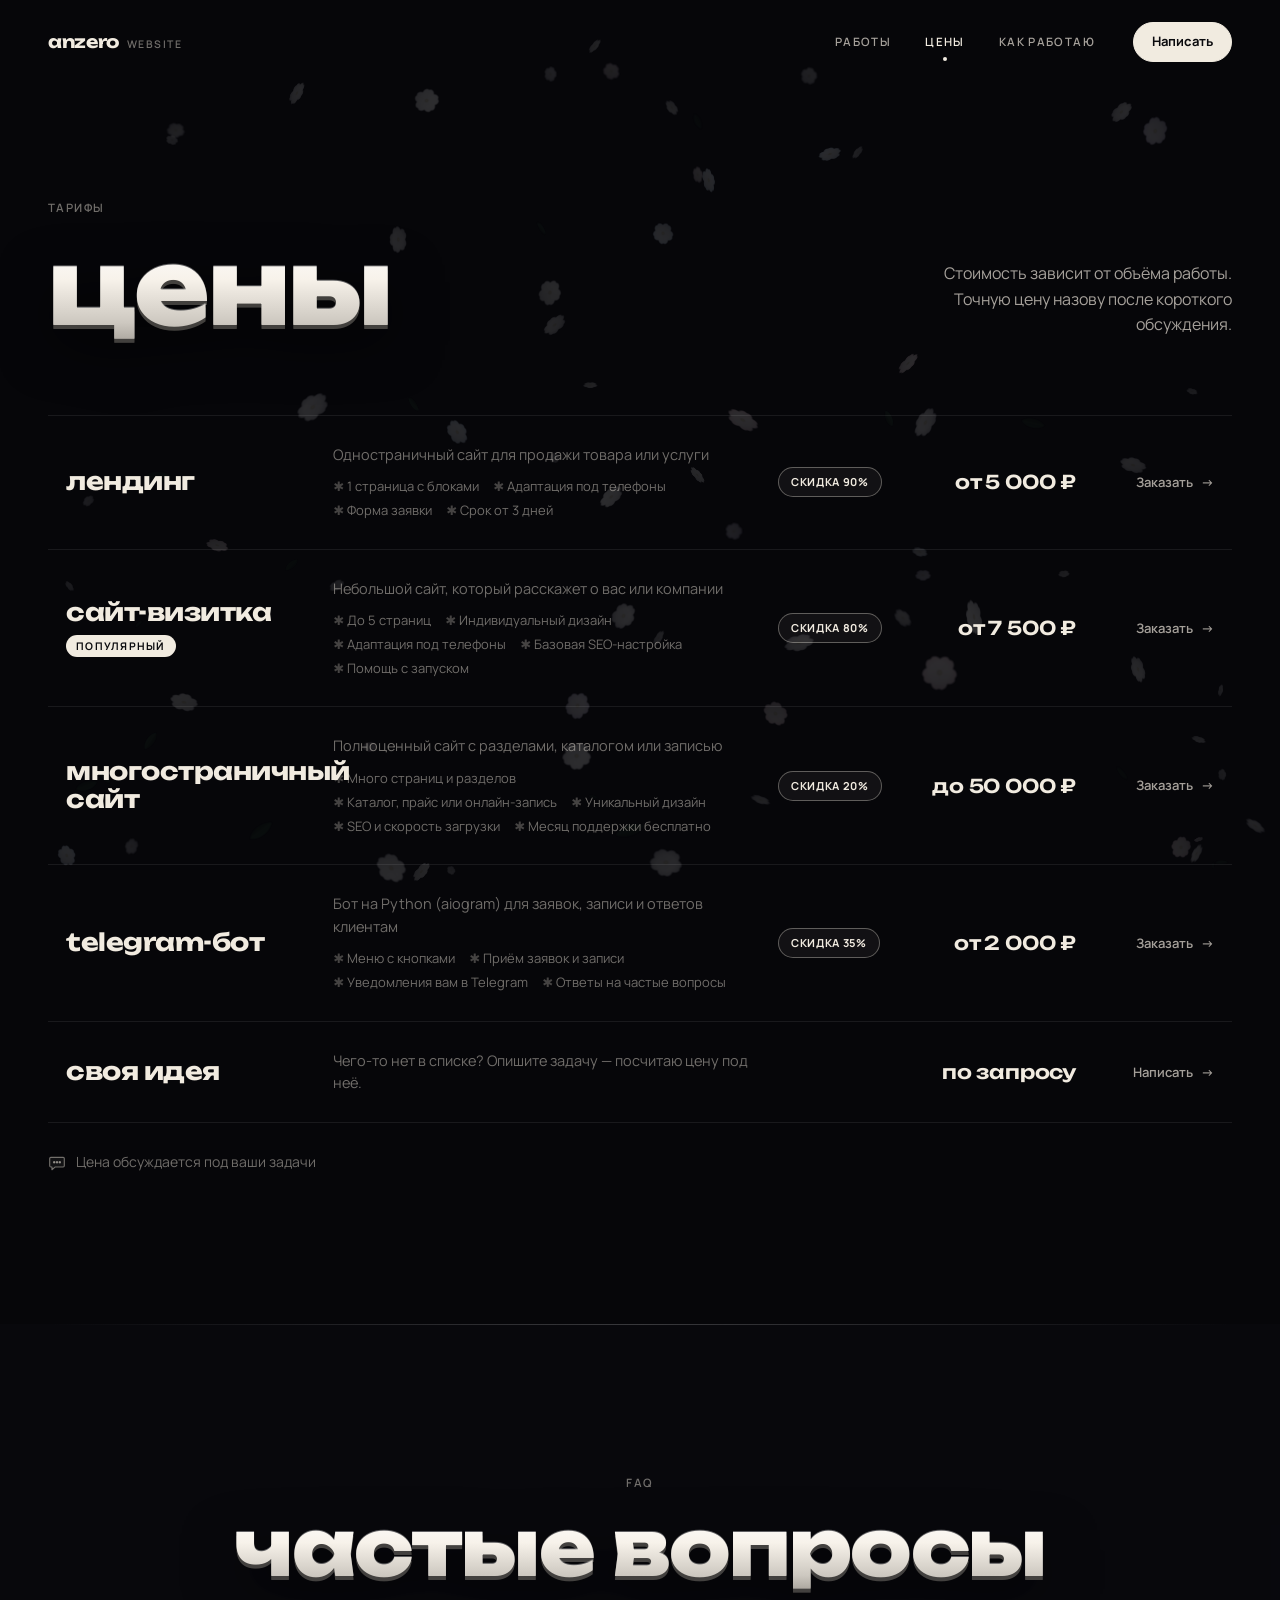
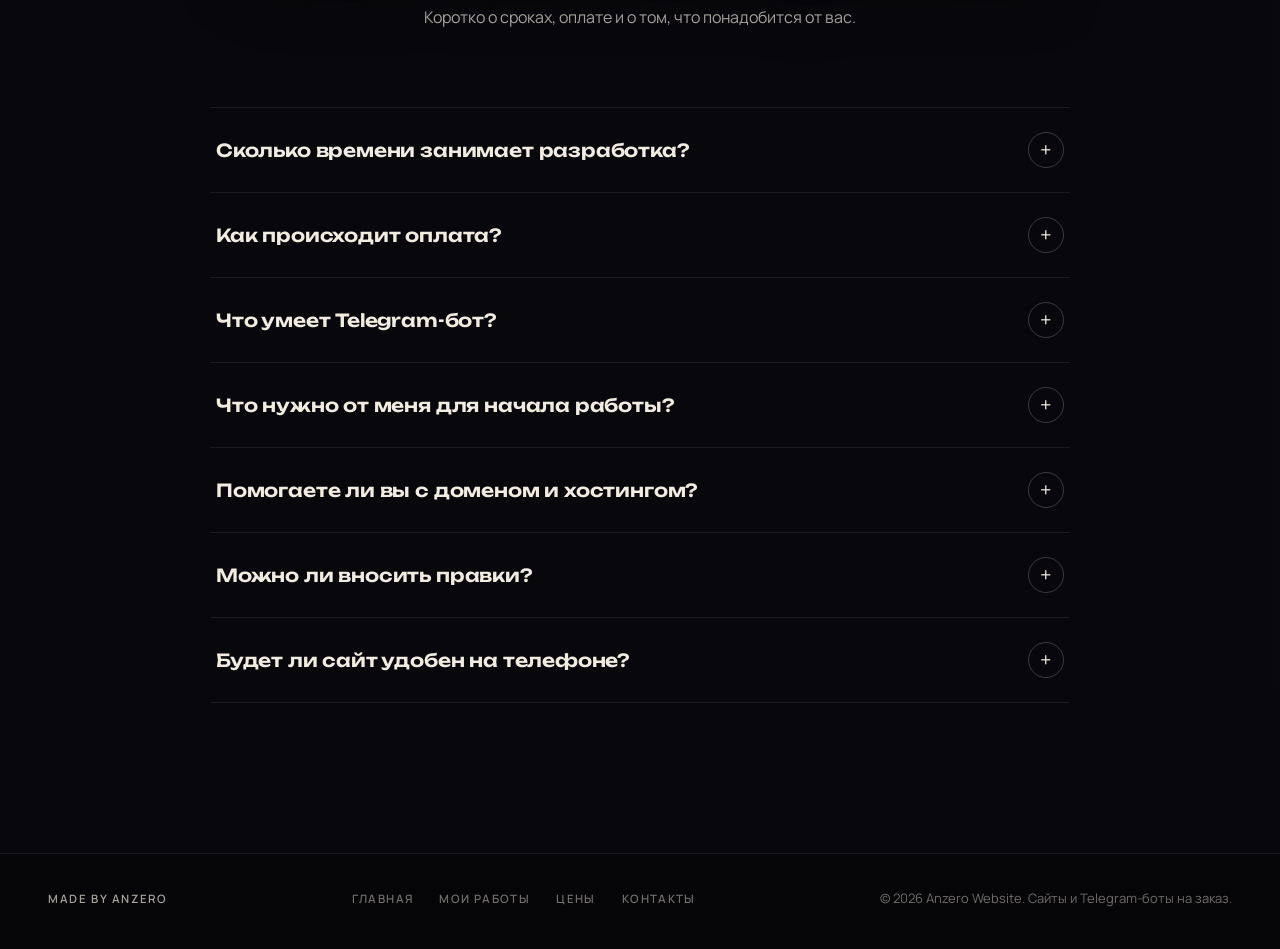
<file: prices.html>
<!DOCTYPE html>
<html lang="ru">
<head>
  <meta charset="UTF-8">
  <meta name="viewport" content="width=device-width, initial-scale=1.0">

  <title>Цены — Anzero Website</title>
  <meta name="description" content="Цены на сайты и Telegram-ботов: лендинг от 5 000 ₽, сайт-визитка от 7 500 ₽, многостраничный сайт до 50 000 ₽, Telegram-бот от 2 000 ₽.">
  <meta name="theme-color" content="#060609">

  <meta property="og:type" content="website">
  <meta property="og:locale" content="ru_RU">
  <meta property="og:site_name" content="Anzero Website">
  <meta property="og:title" content="Цены — Anzero Website">
  <meta property="og:description" content="Лендинг от 5 000 ₽, сайт-визитка от 7 500 ₽, многостраничный сайт до 50 000 ₽, Telegram-бот от 2 000 ₽.">
  <meta property="og:image" content="images/og-image.png">
  <meta name="twitter:card" content="summary_large_image">

  <link rel="icon" type="image/svg+xml" href="images/favicon.svg">
  <link rel="apple-touch-icon" href="images/apple-touch-icon.png">

  <link rel="preconnect" href="https://fonts.googleapis.com">
  <link rel="preconnect" href="https://fonts.gstatic.com" crossorigin>
  <link href="https://fonts.googleapis.com/css2?family=Manrope:wght@400;500;600;700;800&family=Unbounded:wght@600;700;800;900&display=swap" rel="stylesheet">

  <link rel="stylesheet" href="css/style.css">
</head>
<body>

  <canvas class="petals-bg" id="petals-bg" aria-hidden="true"></canvas>
  <div class="cursor" id="cursor" aria-hidden="true"></div>
  <div class="progress" id="progress" aria-hidden="true"></div>

  <!-- ШАПКА С МЕНЮ (одинаковая на внутренних страницах; текущая — nav__link--active) -->
  <header class="header" id="header">
    <div class="container header__inner">
      <a href="index.html" class="logo" aria-label="Anzero Website — на главную">anzero<span class="logo__sub">website</span></a>

      <nav class="nav" id="nav" aria-label="Главное меню">
        <a href="portfolio.html" class="nav__link">Работы</a>
        <a href="prices.html" class="nav__link nav__link--active" aria-current="page">Цены</a>
        <a href="index.html#process" class="nav__link">Как работаю</a>
        <a href="contacts.html" class="btn btn--small nav__cta">Написать</a>
      </nav>

      <button class="burger" id="burger" type="button" aria-label="Открыть меню" aria-expanded="false" aria-controls="nav">
        <span></span><span></span><span></span>
      </button>
    </div>
  </header>

  <main>

    <!-- ============================================================
         ЦЕНЫ (4 тарифа) — строками на всю ширину.
         Цена меняется внутри <span class="price-row__price">,
         скидка — в <span class="price-row__discount">.
         Строка целиком — ссылка «Заказать»: ведёт на страницу контактов
         и сама подставляет название тарифа в сообщение (часть ссылки после ?plan=).
         Те же цены есть на главной (index.html) — меняйте в обоих местах.
         ============================================================ -->
    <section class="section page-section" id="prices">
      <div class="container">
        <div class="section__head section__head--split">
          <div>
            <span class="section__label reveal">Тарифы</span>
            <h1 class="section__title t3d split reveal">Цены</h1>
          </div>
          <p class="section__text reveal">Стоимость зависит от объёма работы. Точную цену назову после короткого обсуждения.</p>
        </div>

        <div class="price-list">

          <!-- Тариф 1 -->
          <a class="price-row reveal" href="contacts.html?plan=Лендинг">
            <div class="price-row__name"><h2 class="price-row__title">Лендинг</h2></div>
            <div class="price-row__desc">
              <p>Одностраничный сайт для продажи товара или услуги</p>
              <ul class="price-row__list">
                <li>1 страница с блоками</li>
                <li>Адаптация под телефоны</li>
                <li>Форма заявки</li>
                <li>Срок от 3 дней</li>
              </ul>
            </div>
            <span class="price-row__discount">Скидка 90%</span>
            <span class="price-row__price">от 5 000 ₽</span>
            <span class="price-row__cta">Заказать <i aria-hidden="true">→</i></span>
          </a>

          <!-- Тариф 2 (выделенный, «популярный») -->
          <a class="price-row reveal" href="contacts.html?plan=Сайт-визитка">
            <div class="price-row__name">
              <h2 class="price-row__title">Сайт-визитка</h2>
              <span class="price-row__badge">Популярный</span>
            </div>
            <div class="price-row__desc">
              <p>Небольшой сайт, который расскажет о вас или компании</p>
              <ul class="price-row__list">
                <li>До 5 страниц</li>
                <li>Индивидуальный дизайн</li>
                <li>Адаптация под телефоны</li>
                <li>Базовая SEO-настройка</li>
                <li>Помощь с запуском</li>
              </ul>
            </div>
            <span class="price-row__discount">Скидка 80%</span>
            <span class="price-row__price">от 7 500 ₽</span>
            <span class="price-row__cta">Заказать <i aria-hidden="true">→</i></span>
          </a>

          <!-- Тариф 3 -->
          <a class="price-row reveal" href="contacts.html?plan=Многостраничный сайт">
            <div class="price-row__name"><h2 class="price-row__title">Многостраничный сайт</h2></div>
            <div class="price-row__desc">
              <p>Полноценный сайт с разделами, каталогом или записью</p>
              <ul class="price-row__list">
                <li>Много страниц и разделов</li>
                <li>Каталог, прайс или онлайн-запись</li>
                <li>Уникальный дизайн</li>
                <li>SEO и скорость загрузки</li>
                <li>Месяц поддержки бесплатно</li>
              </ul>
            </div>
            <span class="price-row__discount">Скидка 20%</span>
            <span class="price-row__price">до 50 000 ₽</span>
            <span class="price-row__cta">Заказать <i aria-hidden="true">→</i></span>
          </a>

          <!-- Тариф 4 -->
          <a class="price-row reveal" href="contacts.html?plan=Telegram-бот">
            <div class="price-row__name"><h2 class="price-row__title">Telegram-бот</h2></div>
            <div class="price-row__desc">
              <p>Бот на Python (aiogram) для заявок, записи и ответов клиентам</p>
              <ul class="price-row__list">
                <li>Меню с кнопками</li>
                <li>Приём заявок и записи</li>
                <li>Уведомления вам в Telegram</li>
                <li>Ответы на частые вопросы</li>
              </ul>
            </div>
            <span class="price-row__discount">Скидка 35%</span>
            <span class="price-row__price">от 2 000 ₽</span>
            <span class="price-row__cta">Заказать <i aria-hidden="true">→</i></span>
          </a>

          <!-- Своя задача, которой нет в списке -->
          <a class="price-row reveal" href="contacts.html">
            <div class="price-row__name"><h2 class="price-row__title">Своя идея</h2></div>
            <div class="price-row__desc">
              <p>Чего-то нет в списке? Опишите задачу — посчитаю цену под неё.</p>
            </div>
            <span class="price-row__price">по запросу</span>
            <span class="price-row__cta">Написать <i aria-hidden="true">→</i></span>
          </a>

        </div>

        <!-- Подпись под тарифами -->
        <p class="prices-note reveal">
          <svg class="ico" viewBox="0 0 64 64" aria-hidden="true"><use href="#i-chat"/></svg>
          Цена обсуждается под ваши задачи
        </p>
      </div>
    </section>

    <!-- ============================================================
         ЧАСТЫЕ ВОПРОСЫ
         Каждый вопрос — блок <details class="faq__item">.
         Текст вопроса — в <summary>, ответ — в <div class="faq__answer">.
         ============================================================ -->
    <section class="section section--alt section--line" id="faq">
      <div class="container">
        <div class="section__head section__head--center">
          <span class="section__label reveal">FAQ</span>
          <h2 class="section__title section__title--md t3d split reveal">Частые вопросы</h2>
          <p class="section__text reveal">Коротко о сроках, оплате и о том, что понадобится от вас.</p>
        </div>

        <div class="faq">
          <details class="faq__item reveal">
            <summary>Сколько времени занимает разработка?</summary>
            <div class="faq__answer">
              <p>Лендинг — от 3 дней, простой Telegram-бот — от 1–2 дней. Срок для сайта-визитки и многостраничного сайта зависит от количества страниц и готовности материалов. Точный срок назову после обсуждения задачи.</p>
            </div>
          </details>

          <details class="faq__item reveal">
            <summary>Как происходит оплата?</summary>
            <div class="faq__answer">
              <p>Стоимость и порядок оплаты согласуем до начала работы. Обычно это предоплата и оплата остатка после того, как вы примете готовый сайт или бота.</p>
            </div>
          </details>

          <details class="faq__item reveal">
            <summary>Что умеет Telegram-бот?</summary>
            <div class="faq__answer">
              <p>Например: показывать меню с кнопками, принимать заявки и записи, присылать вам уведомления о новых клиентах и отвечать на частые вопросы. Пишу ботов на Python с библиотекой aiogram.</p>
            </div>
          </details>

          <details class="faq__item reveal">
            <summary>Что нужно от меня для начала работы?</summary>
            <div class="faq__answer">
              <p>Расскажите о своём бизнесе и задаче, пришлите тексты, логотип и фотографии, если они есть, и примеры сайтов, которые вам нравятся. Если чего-то не хватает — подскажу, как это подготовить.</p>
            </div>
          </details>

          <details class="faq__item reveal">
            <summary>Помогаете ли вы с доменом и хостингом?</summary>
            <div class="faq__answer">
              <p>Да. Помогу выбрать и подключить домен (адрес сайта) и хостинг (место, где сайт хранится в интернете). Они оформляются на вас и оплачиваются напрямую сервису.</p>
            </div>
          </details>

          <details class="faq__item reveal">
            <summary>Можно ли вносить правки?</summary>
            <div class="faq__answer">
              <p>Конечно. На этапе дизайна вносим правки, пока вам всё не понравится. После запуска помогаю с вопросами по сайту.</p>
            </div>
          </details>

          <details class="faq__item reveal">
            <summary>Будет ли сайт удобен на телефоне?</summary>
            <div class="faq__answer">
              <p>Да, каждый сайт адаптируется под телефоны, планшеты и компьютеры — его удобно открывать с любого устройства.</p>
            </div>
          </details>
        </div>
      </div>
    </section>

  </main>

  <!-- ПОДВАЛ (одинаковый на всех страницах) -->
  <footer class="footer">
    <div class="container footer__inner">
      <span class="footer__brand">made by anzero</span>
      <nav class="footer__nav" aria-label="Меню в подвале">
        <a href="index.html">Главная</a>
        <a href="portfolio.html">Мои работы</a>
        <a href="prices.html">Цены</a>
        <a href="contacts.html">Контакты</a>
      </nav>
      <p class="footer__copy">© <span id="year"></span> Anzero Website. Сайты и Telegram-боты на заказ.</p>
    </div>
  </footer>

  <button class="to-top" id="to-top" type="button" aria-label="Наверх">
    <svg viewBox="0 0 24 24" width="20" height="20" aria-hidden="true"><path d="M12 19V5M5 12l7-7 7 7" fill="none" stroke="currentColor" stroke-width="1.8" stroke-linecap="round" stroke-linejoin="round"/></svg>
  </button>

  <script src="js/icons.js"></script>
  <script src="js/flowers.js"></script>
  <script src="js/script.js"></script>
</body>
</html>
</file>
<file: css/style.css>
/* =================================================================
   СТИЛИ САЙТА ANZERO WEBSITE — «ночь, тишина, белые цветочки»
   Один общий файл для всех 4 страниц.

   ГДЕ ЧТО МЕНЯТЬ:
   • Цвета, шрифты, скругления, скорость переходов — раздел 1 (:root).
   • Количество и скорость цветочков — в файле js/flowers.js (объект FLOWERS_CONFIG).
   ================================================================= */


/* === 1. ЦВЕТА И ОБЩИЕ НАСТРОЙКИ =================================== */
:root {
  /* Фон */
  --bg: #060609;                          /* основной фон — почти чёрный */
  --bg-2: #0a0a10;                        /* фон нижних разделов */
  /* Текст */
  --text: #f1ebe0;                        /* основной текст (тёплый кремовый) */
  --muted: rgba(241, 235, 224, 0.45);     /* второй (серый) текст */
  --muted-2: rgba(241, 235, 224, 0.68);   /* чуть ярче серого — для описаний */
  /* Линии и карточки */
  --line: rgba(255, 255, 255, 0.08);
  --line-strong: rgba(255, 255, 255, 0.2);
  --card: rgba(255, 255, 255, 0.03);
  --card-hover: rgba(255, 255, 255, 0.05);
  /* Акцент — кремовая «таблетка» */
  --cream: #f1ebe0;
  --on-cream: #0a0a0d;
  --glow: rgba(241, 235, 224, 0.25);
  /* Скругления */
  --r-lg: 24px;
  --r-md: 20px;
  --r-sm: 14px;
  /* Шрифты */
  --font-display: 'Unbounded', 'Arial Black', sans-serif;
  --font-body: 'Manrope', system-ui, -apple-system, 'Segoe UI', sans-serif;
  /* Плавность всех анимаций */
  --ease: cubic-bezier(0.22, 1, 0.36, 1);
  --t-fast: 0.4s;
  --t: 0.6s;
  --t-slow: 0.8s;
  /* Отступы по бокам страницы */
  --gutter: clamp(16px, 4vw, 48px);
  --header-h: 84px;
}

*,
*::before,
*::after {
  box-sizing: border-box;
  margin: 0;
  padding: 0;
}

html {
  scroll-behavior: smooth;           /* плавная прокрутка по ссылкам-якорям */
  -webkit-text-size-adjust: 100%;
}

/* Когда открыто окно со скриншотом — страница не прокручивается */
html.modal-lock { overflow: hidden; }

body {
  background: var(--bg);
  color: var(--text);
  font-family: var(--font-body);
  font-size: 16px;
  line-height: 1.6;
  -webkit-font-smoothing: antialiased;
  -moz-osx-font-smoothing: grayscale;
  overflow-x: hidden;
}

img { display: block; max-width: 100%; }
a { color: inherit; text-decoration: none; }
button { font: inherit; color: inherit; background: none; border: 0; cursor: pointer; }
ul { list-style: none; }

::selection { background: var(--cream); color: var(--on-cream); }

/* Рамка при переходе по клавише Tab */
:focus-visible {
  outline: 2px solid var(--cream);
  outline-offset: 3px;
  border-radius: 6px;
}

/* Набор иконок из js/icons.js — сам по себе не виден */
.icon-sprite {
  position: absolute;
  width: 0;
  height: 0;
  overflow: hidden;
}

.container {
  width: 100%;
  max-width: 1280px;
  margin: 0 auto;
  padding-inline: var(--gutter);
}


/* === 2. ТИПОГРАФИКА =============================================== */

/* Маленькие подписи ЗАГЛАВНЫМИ (меню, метки разделов) */
.eyebrow,
.section__label {
  display: inline-block;
  font-size: 11.5px;
  font-weight: 600;
  letter-spacing: 0.12em;
  text-transform: uppercase;
  color: var(--muted);
}

/* Большие заголовки: Unbounded, строчные буквы, плотные */
.section__title,
.hero__title,
.cta__title {
  font-family: var(--font-display);
  font-weight: 800;
  text-transform: lowercase;
  letter-spacing: -0.02em;
  line-height: 1;
}

/* «Мягкое 3D»: градиент белый → светло-серый, светлая кромка сверху и тень снизу.
   Градиент рисуется на каждом слове (или на всём заголовке, если он не разбит). */
.t3d,
.t3d.split.reveal,
.t3d.split.reveal.visible {
  filter:
    drop-shadow(0 -1px 0 rgba(255, 255, 255, 0.35))
    drop-shadow(0 4px 0 rgba(118, 114, 108, 0.55))
    drop-shadow(0 16px 26px rgba(0, 0, 0, 0.6));
}

.t3d:not(.is-split),
.t3d .word {
  background: linear-gradient(180deg, #ffffff 0%, #f7f2ea 38%, #cdc8c0 76%, #9c978f 100%);
  -webkit-background-clip: text;
  background-clip: text;
  color: transparent;
  /* запас снизу, чтобы хвостики букв (р, у, д) не обрезались градиентом */
  padding-bottom: 0.12em;
  margin-bottom: -0.12em;
}

/* Кремовое слово без градиента (например «есть» в «есть проект?») */
.t3d .word.t3d--cream,
.t3d .t3d--cream {
  background: none;
  color: var(--cream);
}

/* Подзаголовок раздела серым */
.section__text {
  color: var(--muted-2);
  font-size: 16px;
  max-width: 560px;
}


/* === 3. КНОПКИ ===================================================== */

/* Главная кнопка — кремовая «таблетка» */
.btn {
  display: inline-flex;
  align-items: center;
  justify-content: center;
  gap: 10px;
  min-height: 48px;
  padding: 13px 26px;
  border-radius: 999px;
  background: var(--cream);
  color: var(--on-cream);
  border: 1px solid var(--cream);
  font-size: 14.5px;
  font-weight: 700;
  letter-spacing: 0.01em;
  line-height: 1.2;
  white-space: nowrap;
  transition:
    transform var(--t-fast) var(--ease),
    box-shadow var(--t-fast) var(--ease),
    background-color var(--t-fast) var(--ease),
    color var(--t-fast) var(--ease),
    border-color var(--t-fast) var(--ease);
}

.btn:hover {
  transform: scale(1.04);
  box-shadow: 0 0 0 6px rgba(241, 235, 224, 0.06), 0 0 34px var(--glow);
}

.btn:active { transform: scale(0.97); }

/* Прозрачная кнопка с тонкой рамкой */
.btn--ghost {
  background: rgba(255, 255, 255, 0.02);
  color: var(--text);
  border-color: var(--line-strong);
}

.btn--ghost:hover {
  background: var(--cream);
  color: var(--on-cream);
  border-color: var(--cream);
}

.btn--small { min-height: 40px; padding: 9px 18px; font-size: 13px; }
.btn--big { min-height: 58px; padding: 16px 34px; font-size: 16px; }
.btn--full { width: 100%; }

.btn:disabled { opacity: 0.6; cursor: default; transform: none; box-shadow: none; }

/* Кнопка формы в состоянии «Готово ✓» */
.btn--success,
.btn--success:disabled {
  background: #cfe8d2;
  border-color: #cfe8d2;
  color: #0b1a0f;
  opacity: 1;
}

/* Маленькая иконка внутри кнопок */
.ico {
  width: 18px;
  height: 18px;
  flex-shrink: 0;
  fill: none;
  stroke: currentColor;
  stroke-width: 4;
  stroke-linecap: round;
  stroke-linejoin: round;
}

/* Круглая кнопка со стрелкой */
.circle-btn {
  display: inline-grid;
  place-items: center;
  width: 46px;
  height: 46px;
  flex-shrink: 0;
  border-radius: 50%;
  border: 1px solid var(--line-strong);
  color: var(--text);
  font-size: 18px;
  line-height: 1;
  transition:
    background-color var(--t-fast) var(--ease),
    color var(--t-fast) var(--ease),
    border-color var(--t-fast) var(--ease),
    transform var(--t-fast) var(--ease);
}

.circle-btn svg { width: 18px; height: 18px; }

.circle-btn:hover {
  background: var(--cream);
  color: var(--on-cream);
  border-color: var(--cream);
}


/* === 4. ФОН С ЦВЕТОЧКАМИ, КУРСОР, ПОЛОСКА ПРОКРУТКИ ================ */

/* Тёмный размытый слой цветков на всей странице (рисует js/flowers.js) */
.petals-bg {
  position: fixed;
  inset: 0;
  width: 100%;
  height: 100%;
  z-index: -1;
  pointer-events: none;
  opacity: 0.16;   /* насколько заметны фоновые цветки (0.1–0.2) */
}

/* Кружок-курсор (только на компьютере с мышью) */
.cursor {
  position: fixed;
  top: 0;
  left: 0;
  width: 36px;
  height: 36px;
  margin: -18px 0 0 -18px;
  border-radius: 50%;
  border: 1px solid rgba(241, 235, 224, 0.55);
  pointer-events: none;
  z-index: 200;
  opacity: 0;
  transition:
    opacity 0.3s var(--ease),
    width 0.4s var(--ease), height 0.4s var(--ease), margin 0.4s var(--ease),
    background-color 0.4s var(--ease), border-color 0.4s var(--ease);
}

.cursor--on { opacity: 1; }

/* Над ссылкой или кнопкой кружок увеличивается */
.cursor--link {
  width: 64px;
  height: 64px;
  margin: -32px 0 0 -32px;
  background: rgba(241, 235, 224, 0.08);
  border-color: rgba(241, 235, 224, 0.35);
}

/* Тонкая кремовая полоска сверху: сколько страницы прочитано */
.progress {
  position: fixed;
  top: 0;
  left: 0;
  right: 0;
  height: 2px;
  z-index: 60;
  background: linear-gradient(90deg, rgba(241, 235, 224, 0.2), var(--cream));
  transform: scaleX(0);
  transform-origin: 0 50%;
  pointer-events: none;
}


/* === 5. ШАПКА И МЕНЮ =============================================== */
.header {
  position: fixed;
  top: 0;
  left: 0;
  right: 0;
  z-index: 50;
}

/* Фон шапки рисуется отдельным слоем — появляется при прокрутке */
.header::before {
  content: '';
  position: absolute;
  inset: 0;
  background: rgba(6, 6, 9, 0.55);
  -webkit-backdrop-filter: blur(16px) saturate(140%);
  backdrop-filter: blur(16px) saturate(140%);
  border-bottom: 1px solid var(--line);
  opacity: 0;
  transition: opacity var(--t) var(--ease);
}

.header--scrolled::before { opacity: 1; }

.header__inner {
  position: relative;
  display: flex;
  align-items: center;
  justify-content: space-between;
  gap: 24px;
  height: var(--header-h);
  transition: height var(--t) var(--ease);
}

.header--scrolled .header__inner { height: 64px; }

/* Логотип «anzero» */
.logo {
  display: inline-flex;
  align-items: baseline;
  gap: 8px;
  font-family: var(--font-display);
  font-weight: 700;
  font-size: 17px;
  letter-spacing: -0.02em;
  text-transform: lowercase;
  color: var(--text);
  position: relative;
  z-index: 2;
}

.logo__sub {
  font-family: var(--font-body);
  font-weight: 600;
  font-size: 10.5px;
  letter-spacing: 0.14em;
  text-transform: uppercase;
  color: var(--muted);
}

.nav {
  display: flex;
  align-items: center;
  gap: 34px;
}

.nav__link {
  position: relative;
  font-size: 11.5px;
  font-weight: 600;
  letter-spacing: 0.12em;
  text-transform: uppercase;
  color: var(--muted-2);
  padding: 6px 0;
  transition: color var(--t-fast) var(--ease);
}

/* Точка под ссылкой: появляется при наведении и у активного пункта */
.nav__link::after {
  content: '';
  position: absolute;
  left: 50%;
  bottom: -4px;
  width: 4px;
  height: 4px;
  border-radius: 50%;
  background: var(--cream);
  transform: translateX(-50%) scale(0);
  transition: transform var(--t-fast) var(--ease);
}

.nav__link:hover { color: var(--text); }
.nav__link--active { color: var(--text); }
.nav__link--active::after { transform: translateX(-50%) scale(1); }

.nav__cta { margin-left: 4px; }

/* Бургер (виден только на телефоне и планшете) */
.burger {
  display: none;
  position: relative;
  z-index: 2;
  width: 44px;
  height: 44px;
  border-radius: 50%;
  border: 1px solid var(--line-strong);
}

.burger span {
  position: absolute;
  left: 13px;
  right: 13px;
  height: 1.5px;
  background: var(--text);
  border-radius: 2px;
  transition: transform var(--t-fast) var(--ease), opacity var(--t-fast) var(--ease);
}

.burger span:nth-child(1) { top: 15px; }
.burger span:nth-child(2) { top: 21px; }
.burger span:nth-child(3) { top: 27px; }

.burger--open span:nth-child(1) { transform: translateY(6px) rotate(45deg); }
.burger--open span:nth-child(2) { opacity: 0; }
.burger--open span:nth-child(3) { transform: translateY(-6px) rotate(-45deg); }


/* === 6. ГЛАВНЫЙ ЭКРАН (HERO) ======================================= */
.hero {
  position: relative;
  height: 100vh;
  height: 100svh;
  min-height: 560px;
  display: grid;
  place-items: center;
  overflow: hidden;
  isolation: isolate;
}

/* Два canvas с цветками: задний (за текстом) и передний (часть цветков — перед буквами) */
.hero__canvas {
  position: absolute;
  inset: 0;
  width: 100%;
  height: 100%;
  pointer-events: none;
}

.hero__canvas--back { z-index: 0; }
.hero__canvas--front { z-index: 2; }

/* При прокрутке цветки опадают и «вываливаются» за пределы главного экрана,
   поэтому холсты закреплены на экране (класс добавляет js/flowers.js) */
.hero--falling .hero__canvas {
  position: fixed;
  height: 100vh;
  height: 100lvh;
}

/* Мягкая тьма по краям и плавный переход в следующий раздел */
.hero::after {
  content: '';
  position: absolute;
  inset: 0;
  z-index: 3;
  pointer-events: none;
  background:
    radial-gradient(120% 70% at 50% 45%, transparent 55%, rgba(6, 6, 9, 0.55) 100%),
    linear-gradient(180deg, transparent 72%, var(--bg) 100%);
}

.hero__content {
  position: relative;
  z-index: 1;
  text-align: center;
  padding: calc(var(--header-h) + 10px) var(--gutter) 40px;
}

.hero__badge {
  display: inline-flex;
  align-items: center;
  gap: 8px;
  margin-bottom: clamp(18px, 3vh, 30px);
}

.hero__badge::before {
  content: '';
  width: 6px;
  height: 6px;
  border-radius: 50%;
  background: #b9e4c2;
  box-shadow: 0 0 10px rgba(185, 228, 194, 0.8);
  animation: pulse 2.4s ease-in-out infinite;
}

.hero__title {
  font-size: clamp(46px, 13vw, 200px);
  font-weight: 900;
  line-height: 0.92;
}

.hero__title .t3d__line { display: block; }

.hero__slogan {
  margin: clamp(20px, 3.5vh, 34px) auto 0;
  max-width: 560px;
  color: rgba(241, 235, 224, 0.55);
  font-size: clamp(14px, 1.3vw, 16px);
  line-height: 1.6;
  text-shadow: 0 1px 14px rgba(0, 0, 0, 0.9);   /* читается поверх цветков */
}

/* Круглая кнопка «вниз» */
.hero__down {
  position: absolute;
  left: 50%;
  bottom: clamp(24px, 5vh, 48px);
  z-index: 4;
  margin-left: -26px;
  width: 52px;
  height: 52px;
  background: rgba(6, 6, 9, 0.35);
  -webkit-backdrop-filter: blur(6px);
  backdrop-filter: blur(6px);
}

.hero__down svg { animation: nudge 2.2s var(--ease) infinite; }

/* Появление при загрузке: заголовок проявляется из размытия и поднимается */
.hero__title { animation: heroIn 1.6s var(--ease) 0.25s both; }
.hero__badge { animation: fadeUp 1s var(--ease) 0.15s both; }
.hero__slogan { animation: fadeUp 1.1s var(--ease) 0.9s both; }
.hero__down { animation: fadeIn 1s var(--ease) 1.4s both; }

@keyframes heroIn {
  from { opacity: 0; filter: blur(20px); transform: translateY(40px) scale(0.98); }
  to   { opacity: 1; filter: blur(0); transform: none; }
}

@keyframes fadeUp {
  from { opacity: 0; transform: translateY(24px); filter: blur(6px); }
  to   { opacity: 1; transform: none; filter: blur(0); }
}

@keyframes fadeIn { from { opacity: 0; } to { opacity: 1; } }

@keyframes nudge {
  0%, 100% { transform: translateY(-2px); }
  50% { transform: translateY(4px); }
}

@keyframes pulse {
  0%, 100% { opacity: 1; }
  50% { opacity: 0.35; }
}


/* === 7. ОБЩИЙ ВИД РАЗДЕЛОВ ========================================= */
.section {
  position: relative;
  padding: clamp(80px, 12vw, 150px) 0;
}

/* Нижние разделы — чуть светлее, полупрозрачные (сквозь них видны фоновые цветки) */
.section--alt { background: rgba(10, 10, 16, 0.6); }

/* Тонкая линия-разделитель сверху раздела */
.section--line::before {
  content: '';
  position: absolute;
  top: 0;
  left: var(--gutter);
  right: var(--gutter);
  height: 1px;
  background: linear-gradient(90deg, transparent, var(--line-strong), transparent);
}

/* Первый раздел на внутренних страницах — с отступом под шапку */
.page-section { padding-top: calc(var(--header-h) + clamp(60px, 9vw, 120px)); }

/* К якорям прокручиваем так, чтобы раздел не прятался под шапкой */
section[id] { scroll-margin-top: 20px; }

.section__head {
  display: flex;
  flex-direction: column;
  gap: 18px;
  margin-bottom: clamp(44px, 6vw, 80px);
}

.section__head--center {
  align-items: center;
  text-align: center;
}

.section__head--center .section__text { margin-inline: auto; }

/* Заголовок слева, заметка справа */
.section__head--split {
  flex-direction: row;
  align-items: flex-end;
  justify-content: space-between;
  gap: 32px;
}

.section__head--split .section__text { max-width: 340px; text-align: right; }

.section__head--split > div {
  display: grid;
  justify-items: start;
  gap: 18px;
}

/* Кнопка «Все работы» под карточками */
.works-more {
  display: flex;
  justify-content: center;
  margin-top: clamp(36px, 5vw, 56px);
}

/* Текстовая ссылка со стрелкой */
.link-arrow {
  color: var(--text);
  border-bottom: 1px solid var(--line-strong);
  transition: border-color var(--t-fast) var(--ease);
}

.link-arrow:hover { border-color: var(--cream); }

/* Финальный раздел «есть проект?» — мягкое кремовое свечение снизу */
.section--final {
  position: relative;
  border-top: 1px solid var(--line);
  background:
    radial-gradient(60% 40% at 50% 100%, rgba(241, 235, 224, 0.06), transparent 70%),
    rgba(6, 6, 9, 0.4);
}

.section__title { font-size: clamp(40px, 8vw, 112px); }
.section__title--md { font-size: clamp(36px, 6vw, 84px); }

.section__head .btn { align-self: flex-start; margin-top: 8px; }
.section__head--center .btn { align-self: center; }

/* Слова заголовков (их создаёт script.js) */
.word { display: inline-block; }


/* === 8. ПОЯВЛЕНИЕ ПРИ ПРОКРУТКЕ ===================================== */
/* Блок выезжает снизу на 30px, проявляется и становится резким.
   Используется свойство translate, чтобы не мешать наклону карточек (transform). */
.reveal {
  opacity: 0;
  translate: 0 30px;
  filter: blur(8px);
  transition:
    opacity var(--t-slow) var(--ease),
    translate var(--t-slow) var(--ease),
    filter var(--t-slow) var(--ease);
}

.reveal.visible {
  opacity: 1;
  translate: 0 0;
  filter: none;
}

/* Заголовки появляются по словам: двигаются сами слова, а не весь заголовок */
.split.reveal {
  opacity: 1;
  translate: none;
}

.split.reveal:not(.t3d) { filter: none; }

.split .word {
  opacity: 0;
  translate: 0 30px;
  filter: blur(8px);
  transition:
    opacity var(--t-slow) var(--ease),
    translate var(--t-slow) var(--ease),
    filter var(--t-slow) var(--ease);
  transition-delay: calc(var(--i, 0) * 100ms);
}

.split.visible .word {
  opacity: 1;
  translate: 0 0;
  filter: none;
}


/* === 9. ОБО МНЕ (главная) ========================================== */
.about {
  display: grid;
  grid-template-columns: 1fr 1.05fr;
  gap: clamp(32px, 6vw, 96px);
  align-items: start;
}

.about__head { display: grid; gap: 18px; }

.about__title { font-size: clamp(40px, 6.4vw, 92px); }

.about__lead {
  font-size: clamp(17px, 1.6vw, 20px);
  line-height: 1.55;
  color: var(--text);
  margin-bottom: 28px;
}

.about__lead b { font-weight: 700; }

.about__why { margin-bottom: 14px; }

.checks {
  display: grid;
  border-top: 1px solid var(--line);
  margin-bottom: 34px;
}

.checks li {
  display: flex;
  gap: 14px;
  padding: 15px 0;
  border-bottom: 1px solid var(--line);
  color: var(--muted-2);
  transition: color var(--t-fast) var(--ease), padding var(--t-fast) var(--ease);
}

.checks li::before {
  content: '✱';
  color: var(--cream);
  opacity: 0.7;
  font-size: 13px;
  line-height: 1.85;
}

.checks li:hover { color: var(--text); padding-left: 6px; }

.btn-row {
  display: flex;
  flex-wrap: wrap;
  gap: 12px;
}


/* === 10. «МОИ РАБОТЫ» НА ГЛАВНОЙ: 3 КАРТОЧКИ С «ВЕЕРОМ» ============ */
.fan-grid {
  display: grid;
  grid-template-columns: repeat(3, 1fr);
  gap: 20px;
}

.w-card {
  --lift: 0px;
  position: relative;
  display: flex;
  flex-direction: column;
  border-radius: var(--r-lg);
  background: var(--card);
  border: 1px solid var(--line);
  -webkit-backdrop-filter: blur(10px);
  backdrop-filter: blur(10px);
  overflow: hidden;
  transform: perspective(1000px) translateY(var(--lift)) rotateX(var(--rx, 0deg)) rotateY(var(--ry, 0deg));
  transition:
    transform var(--t) var(--ease),
    border-color var(--t) var(--ease),
    background-color var(--t) var(--ease),
    box-shadow var(--t) var(--ease),
    opacity var(--t-slow) var(--ease),
    translate var(--t-slow) var(--ease),
    filter var(--t-slow) var(--ease);
}

/* Пока мышь двигается по карточке — наклон отслеживается быстрее */
.w-card.is-tilting,
.work-card.is-tilting {
  transition-duration: 0.2s, var(--t), var(--t), var(--t), var(--t-slow), var(--t-slow), var(--t-slow);
}

.w-card__fan {
  position: relative;
  height: clamp(200px, 19vw, 250px);
  overflow: hidden;
  background: radial-gradient(60% 70% at 50% 60%, rgba(241, 235, 224, 0.06), transparent 70%);
}

/* Одно превью в веере */
.fan {
  position: absolute;
  top: 54%;
  left: 50%;
  width: 54%;
  aspect-ratio: 4 / 3;
  border-radius: 12px;
  overflow: hidden;
  border: 1px solid rgba(255, 255, 255, 0.14);
  background: #111117;
  box-shadow: 0 24px 40px rgba(0, 0, 0, 0.6);
  transition: transform var(--t-slow) var(--ease), filter var(--t-slow) var(--ease);
}

.fan img {
  width: 100%;
  height: 100%;
  object-fit: cover;
  object-position: top center;
}

.fan--c { z-index: 2; width: 60%; transform: translate(-50%, -50%); }
.fan--l { transform: translate(-96%, -46%) rotate(-11deg) scale(0.84); filter: brightness(0.6); }
.fan--r { transform: translate(-4%, -46%) rotate(11deg) scale(0.84); filter: brightness(0.6); }

.w-card__body {
  display: flex;
  flex-direction: column;
  gap: 10px;
  padding: 22px 24px 24px;
  flex: 1;
}

.w-card__title {
  font-family: var(--font-display);
  font-size: 22px;
  font-weight: 700;
  letter-spacing: -0.02em;
  line-height: 1.15;
}

.w-card__foot {
  display: flex;
  align-items: flex-end;
  justify-content: space-between;
  gap: 16px;
  flex: 1;
}

.w-card__text {
  color: var(--muted);
  font-size: 14.5px;
  line-height: 1.55;
}

/* Наведение: карточка поднимается, веер раскрывается, кружок заливается */
@media (hover: hover) {
  .w-card:hover {
    --lift: -7px;
    border-color: rgba(255, 255, 255, 0.18);
    background: var(--card-hover);
    box-shadow: 0 30px 60px rgba(0, 0, 0, 0.5);
  }
  .w-card:hover .fan--c { transform: translate(-50%, -54%) scale(1.05); }
  .w-card:hover .fan--l { transform: translate(-112%, -44%) rotate(-16deg) scale(0.86); filter: brightness(0.8); }
  .w-card:hover .fan--r { transform: translate(12%, -44%) rotate(16deg) scale(0.86); filter: brightness(0.8); }
  .w-card:hover .circle-btn {
    background: var(--cream);
    color: var(--on-cream);
    border-color: var(--cream);
  }
}

/* Вертикальные скриншоты с телефона (Telegram-боты): узкие «телефоны» в веере */
.w-card__fan--bot {
  background: radial-gradient(55% 75% at 50% 62%, rgba(140, 255, 60, 0.13), transparent 72%);
}

.fan--phone {
  width: 31%;
  aspect-ratio: 377 / 686;
  top: 58%;
  border-radius: 14px;
}

.fan--phone.fan--c { width: 34%; }

/* Заглушка-превью для Telegram-ботов (пока нет скриншотов) */
.fan--mock {
  display: flex;
  flex-direction: column;
  gap: 6%;
  padding: 9% 8%;
  background: linear-gradient(180deg, #15151d, #0d0d13);
}

.fan--mock i {
  display: block;
  height: 13%;
  border-radius: 999px;
  background: rgba(241, 235, 224, 0.12);
  width: 62%;
}

.fan--mock i:nth-child(even) { align-self: flex-end; background: rgba(241, 235, 224, 0.5); width: 48%; }
.fan--mock i:nth-child(3) { width: 74%; }

.fan--mock b {
  display: block;
  margin-top: auto;
  height: 16%;
  border-radius: 8px;
  border: 1px solid rgba(241, 235, 224, 0.25);
}


/* === 11. БЕГУЩАЯ ЛЕНТА ТЕХНОЛОГИЙ ================================== */
.marquee {
  display: grid;
  gap: 14px;
  overflow: hidden;
  -webkit-mask-image: linear-gradient(90deg, transparent, #000 12%, #000 88%, transparent);
  mask-image: linear-gradient(90deg, transparent, #000 12%, #000 88%, transparent);
}

.marquee__row { display: flex; }

.marquee__track {
  display: flex;
  gap: 12px;
  padding-right: 12px;
  flex-shrink: 0;
  animation: marquee 48s linear infinite;
}

.marquee__row--reverse .marquee__track { animation-direction: reverse; animation-duration: 56s; }
.marquee:hover .marquee__track { animation-play-state: paused; }

@keyframes marquee {
  from { transform: translateX(0); }
  to { transform: translateX(-50%); }
}

.tech {
  display: inline-flex;
  align-items: center;
  gap: 10px;
  padding: 12px 20px;
  border-radius: 999px;
  border: 1px solid var(--line);
  background: var(--card);
  color: var(--muted-2);
  font-size: 14px;
  font-weight: 600;
  white-space: nowrap;
  transition: color var(--t-fast) var(--ease), border-color var(--t-fast) var(--ease);
}

.tech:hover { color: var(--text); border-color: var(--line-strong); }

.tech__icon {
  width: 20px;
  height: 20px;
  fill: none;
  stroke: currentColor;
  stroke-width: 3.5;
  stroke-linecap: round;
  stroke-linejoin: round;
  opacity: 0.8;
}


/* === 12. ЦЕНЫ: СТРОКИ НА ВСЮ ШИРИНУ ================================ */
.price-list { border-top: 1px solid var(--line); }

.price-row {
  display: grid;
  grid-template-columns: minmax(200px, 1.15fr) 2fr 120px 150px 110px;
  grid-template-areas: "name desc disc price cta";
  align-items: center;
  gap: 12px 28px;
  padding: 28px 18px;
  border-bottom: 1px solid var(--line);
  transition:
    background-color var(--t-fast) var(--ease),
    transform var(--t) var(--ease),
    opacity var(--t-slow) var(--ease),
    translate var(--t-slow) var(--ease),
    filter var(--t-slow) var(--ease);
}

.price-row__name { grid-area: name; }

.price-row__title {
  font-family: var(--font-display);
  font-size: clamp(19px, 1.9vw, 26px);
  font-weight: 700;
  letter-spacing: -0.02em;
  line-height: 1.15;
  text-transform: lowercase;
  color: var(--text);
}

.price-row__badge {
  display: inline-block;
  margin-top: 8px;
  font-size: 10.5px;
  font-weight: 700;
  letter-spacing: 0.12em;
  text-transform: uppercase;
  color: var(--on-cream);
  background: var(--cream);
  border-radius: 999px;
  padding: 3px 10px;
}

.price-row__desc {
  grid-area: desc;
  color: var(--muted);
  font-size: 14.5px;
  line-height: 1.55;
  transition: color var(--t-fast) var(--ease);
}

/* Список того, что входит (страница «Цены») */
.price-row__list {
  display: flex;
  flex-wrap: wrap;
  gap: 4px 14px;
  margin-top: 10px;
  font-size: 13px;
  color: var(--muted);
}

.price-row__list li::before { content: '✱ '; opacity: 0.6; }

/* Метка скидки — маленькая таблетка с полупрозрачной кремовой рамкой */
.price-row__discount {
  grid-area: disc;
  justify-self: start;
  padding: 5px 12px;
  border-radius: 999px;
  border: 1px solid rgba(241, 235, 224, 0.35);
  background: rgba(241, 235, 224, 0.05);
  font-size: 11px;
  font-weight: 700;
  letter-spacing: 0.06em;
  text-transform: uppercase;
  color: var(--text);
  white-space: nowrap;
}

.price-row__price {
  grid-area: price;
  font-family: var(--font-display);
  font-size: clamp(16px, 1.5vw, 19px);
  font-weight: 600;
  letter-spacing: -0.01em;
  white-space: nowrap;
  text-align: right;
}

.price-row__cta {
  grid-area: cta;
  justify-self: end;
  display: inline-flex;
  align-items: center;
  gap: 8px;
  font-size: 13px;
  font-weight: 600;
  color: var(--muted-2);
  white-space: nowrap;
  transition: color var(--t-fast) var(--ease);
}

.price-row__cta i {
  font-style: normal;
  display: inline-block;
  transition: transform var(--t-fast) var(--ease);
}

@media (hover: hover) {
  .price-row:hover {
    background: rgba(255, 255, 255, 0.04);
    transform: translateX(8px);
  }
  .price-row:hover .price-row__desc { color: var(--muted-2); }
  .price-row:hover .price-row__cta { color: var(--text); }
  .price-row:hover .price-row__cta i { transform: translateX(6px); }
}

/* Подпись под ценами */
.prices-note {
  display: flex;
  align-items: center;
  gap: 10px;
  margin-top: 28px;
  color: var(--muted);
  font-size: 14px;
}


/* === 13. КАК Я РАБОТАЮ: 4 ШАГА ===================================== */
.steps {
  display: grid;
  grid-template-columns: repeat(4, 1fr);
  gap: 28px;
}

.step {
  position: relative;
  padding-top: 28px;
  transition:
    transform var(--t) var(--ease),
    opacity var(--t-slow) var(--ease),
    translate var(--t-slow) var(--ease),
    filter var(--t-slow) var(--ease);
}

/* Линия сверху: при наведении становится ярче и длиннее */
.step::before,
.step::after {
  content: '';
  position: absolute;
  top: 0;
  left: 0;
  height: 1px;
}

.step::before { right: 0; background: var(--line); }

.step::after {
  width: 36%;
  background: rgba(241, 235, 224, 0.45);
  transition: width var(--t) var(--ease), background-color var(--t) var(--ease);
}

.step__num {
  font-family: var(--font-display);
  font-size: clamp(44px, 4.6vw, 64px);
  font-weight: 800;
  line-height: 1;
  letter-spacing: -0.03em;
  margin-bottom: 22px;
  color: rgba(241, 235, 224, 0.22);
  transition: color var(--t) var(--ease);
}

.step__title {
  font-family: var(--font-display);
  font-size: 17px;
  font-weight: 700;
  letter-spacing: -0.01em;
  line-height: 1.25;
  margin-bottom: 10px;
}

.step__text { color: var(--muted); font-size: 14.5px; line-height: 1.6; }

@media (hover: hover) {
  .step:hover { transform: translateY(-8px); }
  .step:hover::after { width: 100%; background: var(--cream); }
  .step:hover .step__num { color: var(--cream); }
}

/* Подписи «✱ …» под шагами */
.notes {
  display: flex;
  flex-wrap: wrap;
  gap: 10px 32px;
  margin-top: clamp(48px, 6vw, 72px);
  padding-top: 24px;
  border-top: 1px solid var(--line);
}

.notes li {
  font-size: 11.5px;
  font-weight: 600;
  letter-spacing: 0.12em;
  text-transform: uppercase;
  color: var(--muted);
}

.notes li::before { content: '✱ '; color: var(--cream); opacity: 0.7; }


/* === 14. ФИНАЛ «ЕСТЬ ПРОЕКТ?» ======================================= */
.cta {
  text-align: center;
  display: flex;
  flex-direction: column;
  align-items: center;
}

.cta--full {
  min-height: 100vh;
  min-height: 100svh;
  justify-content: center;
  padding-block: 40px;
}

.cta__title { font-size: clamp(48px, 11vw, 168px); font-weight: 900; }

.cta__text {
  margin: 26px auto 0;
  max-width: 520px;
  color: var(--muted-2);
  font-size: clamp(15px, 1.4vw, 17px);
}

.cta__buttons {
  display: flex;
  flex-wrap: wrap;
  justify-content: center;
  gap: 12px;
  margin-top: 36px;
}

/* Маленькая версия на странице работ */
.cta--compact {
  margin-top: clamp(60px, 8vw, 110px);
  padding: clamp(40px, 6vw, 72px) var(--gutter);
  border-radius: var(--r-lg);
  border: 1px solid var(--line);
  background: var(--card);
  -webkit-backdrop-filter: blur(10px);
  backdrop-filter: blur(10px);
}

.cta--compact .cta__title { font-size: clamp(32px, 5.4vw, 72px); }

/* Форма записи внутри финала */
.cta__form {
  width: 100%;
  max-width: 560px;
  margin-top: clamp(44px, 6vw, 70px);
  text-align: left;
}

.cta__form-title {
  display: block;
  text-align: center;
  margin-bottom: 16px;
}

/* Полоса с условиями над финалом */
.terms {
  display: flex;
  flex-wrap: wrap;
  justify-content: center;
  gap: 8px 28px;
  padding: 18px var(--gutter);
  border-bottom: 1px solid var(--line);
}

.terms li {
  font-size: 11px;
  font-weight: 600;
  letter-spacing: 0.12em;
  text-transform: uppercase;
  color: var(--muted);
}

.terms li::before { content: '✱ '; color: var(--cream); opacity: 0.7; }


/* === 15. ФОРМА ЗАЯВКИ =============================================== */
.form {
  display: grid;
  gap: 16px;
  padding: clamp(22px, 3vw, 32px);
  border-radius: var(--r-lg);
  background: var(--card);
  border: 1px solid var(--line);
  -webkit-backdrop-filter: blur(10px);
  backdrop-filter: blur(10px);
}

.form__field {
  display: grid;
  gap: 8px;
}

.form__field > span {
  font-size: 11.5px;
  font-weight: 600;
  letter-spacing: 0.12em;
  text-transform: uppercase;
  color: var(--muted);
}

.form input,
.form textarea {
  width: 100%;
  padding: 14px 16px;
  border-radius: var(--r-sm);
  border: 1px solid var(--line);
  background: rgba(255, 255, 255, 0.025);
  color: var(--text);
  font: inherit;
  font-size: 15px;
  resize: vertical;
  transition: border-color var(--t-fast) var(--ease), background-color var(--t-fast) var(--ease), box-shadow var(--t-fast) var(--ease);
}

.form input::placeholder,
.form textarea::placeholder { color: rgba(241, 235, 224, 0.28); }

.form input:hover,
.form textarea:hover { border-color: var(--line-strong); }

.form input:focus,
.form textarea:focus {
  outline: none;
  border-color: rgba(241, 235, 224, 0.45);
  background: rgba(255, 255, 255, 0.045);
  box-shadow: 0 0 0 4px rgba(241, 235, 224, 0.06);
}

/* Ошибка: поле не заполнено (класс добавляет script.js) */
.form__error {
  display: none;
  font-size: 12.5px;
  color: #f0a8a0;
}

.form__field--error input,
.form__field--error textarea { border-color: rgba(240, 140, 130, 0.7); }

.form__field--error .form__error { display: block; }

.form__status {
  font-size: 14px;
  color: #cfe8d2;
  text-align: center;
}

.form__status:empty { display: none; }
.form__status--error { color: #f0a8a0; }


/* === 16. КОНТАКТЫ (страница) ======================================== */
.contacts {
  display: grid;
  grid-template-columns: 1.15fr 1fr;
  gap: 24px;
  align-items: start;
}

.contact-links {
  display: grid;
  gap: 12px;
}

.contact-links__title {
  font-family: var(--font-display);
  font-size: 20px;
  font-weight: 700;
  letter-spacing: -0.02em;
  text-transform: lowercase;
  margin-bottom: 6px;
}

.contact-link {
  display: flex;
  align-items: center;
  gap: 16px;
  padding: 18px 20px;
  border-radius: var(--r-md);
  background: var(--card);
  border: 1px solid var(--line);
  -webkit-backdrop-filter: blur(10px);
  backdrop-filter: blur(10px);
  transition: transform var(--t-fast) var(--ease), border-color var(--t-fast) var(--ease), background-color var(--t-fast) var(--ease);
}

.contact-link > span:last-child { display: grid; font-weight: 600; word-break: break-word; }

.contact-link small {
  font-size: 11px;
  font-weight: 600;
  letter-spacing: 0.12em;
  text-transform: uppercase;
  color: var(--muted);
}

.contact-link__icon {
  display: grid;
  place-items: center;
  width: 44px;
  height: 44px;
  flex-shrink: 0;
  border-radius: 50%;
  border: 1px solid var(--line-strong);
  font-size: 17px;
  transition: background-color var(--t-fast) var(--ease), color var(--t-fast) var(--ease);
}

@media (hover: hover) {
  .contact-link:hover {
    transform: translateX(6px);
    border-color: rgba(255, 255, 255, 0.18);
    background: var(--card-hover);
  }
  .contact-link:hover .contact-link__icon { background: var(--cream); color: var(--on-cream); }
}


/* === 17. СТРАНИЦА «МОИ РАБОТЫ» ===================================== */
.works-grid {
  display: grid;
  grid-template-columns: repeat(2, 1fr);
  gap: 22px;
}

.work-card {
  --lift: 0px;
  position: relative;
  display: flex;
  flex-direction: column;
  border-radius: var(--r-lg);
  background: var(--card);
  border: 1px solid var(--line);
  -webkit-backdrop-filter: blur(10px);
  backdrop-filter: blur(10px);
  overflow: hidden;
  cursor: pointer;
  transform: perspective(1100px) translateY(var(--lift)) rotateX(var(--rx, 0deg)) rotateY(var(--ry, 0deg));
  transition:
    transform var(--t) var(--ease),
    border-color var(--t) var(--ease),
    background-color var(--t) var(--ease),
    box-shadow var(--t) var(--ease),
    opacity var(--t-slow) var(--ease),
    translate var(--t-slow) var(--ease),
    filter var(--t-slow) var(--ease);
}

.work-card__cover {
  position: relative;
  aspect-ratio: 16 / 10;
  overflow: hidden;
  border-bottom: 1px solid var(--line);
}

.cover__img {
  width: 100%;
  height: 100%;
  object-fit: cover;
  object-position: top center;
  transition: transform 1.2s var(--ease), filter var(--t) var(--ease);
  filter: brightness(0.85);
}

.work-card__badge {
  position: absolute;
  top: 16px;
  left: 16px;
  z-index: 1;
  padding: 6px 12px;
  border-radius: 999px;
  background: rgba(6, 6, 9, 0.6);
  -webkit-backdrop-filter: blur(8px);
  backdrop-filter: blur(8px);
  border: 1px solid rgba(241, 235, 224, 0.2);
  font-size: 10.5px;
  font-weight: 700;
  letter-spacing: 0.12em;
  text-transform: uppercase;
  color: var(--text);
}

.work-card__body {
  display: flex;
  flex-direction: column;
  gap: 12px;
  padding: 24px 26px 26px;
  flex: 1;
}

.work-card__title {
  font-family: var(--font-display);
  font-size: 22px;
  font-weight: 700;
  letter-spacing: -0.02em;
  line-height: 1.2;
}

.work-card__text { color: var(--muted); font-size: 14.5px; line-height: 1.6; flex: 1; }

.work-card__footer {
  display: flex;
  align-items: center;
  justify-content: space-between;
  gap: 12px;
  flex-wrap: wrap;
  margin-top: 6px;
}

.work-card__more {
  display: inline-flex;
  align-items: center;
  gap: 8px;
  font-size: 13px;
  font-weight: 600;
  color: var(--muted-2);
  padding: 8px 0;
  transition: color var(--t-fast) var(--ease);
}

.work-card__more span { display: inline-block; transition: transform var(--t-fast) var(--ease); }

/* Карточка с вертикальным скриншотом с телефона: «телефон» выглядывает снизу */
.work-card--phone .work-card__cover {
  display: flex;
  justify-content: center;
  align-items: flex-end;
  background:
    radial-gradient(50% 80% at 50% 100%, rgba(140, 255, 60, 0.16), transparent 70%),
    #0b0d0a;
}

.work-card--phone .cover__img {
  width: auto;
  height: 88%;
  aspect-ratio: 377 / 686;
  border-radius: 18px 18px 0 0;
  border: 1px solid rgba(255, 255, 255, 0.14);
  border-bottom: 0;
  box-shadow: 0 -10px 50px rgba(120, 255, 40, 0.12);
  transform-origin: 50% 100%;
}

/* То же в окне со скриншотом */
.modal--phone .modal__cover {
  display: grid;
  place-items: center;
  padding: clamp(20px, 4vw, 36px) 20px;
  background: radial-gradient(50% 70% at 50% 50%, rgba(140, 255, 60, 0.12), transparent 70%), #0b0d0a;
}

.modal--phone .modal__cover img {
  width: auto;
  max-width: 100%;
  max-height: 72vh;
  border-radius: 22px;
  border: 1px solid rgba(255, 255, 255, 0.14);
}

/* Надпись «Скоро онлайн», если сайта ещё нет в интернете */
.work-card__soon {
  display: inline-flex;
  align-items: center;
  gap: 8px;
  padding: 8px 14px;
  border-radius: 999px;
  border: 1px solid var(--line-strong);
  font-size: 11px;
  font-weight: 700;
  letter-spacing: 0.12em;
  text-transform: uppercase;
  color: var(--muted-2);
}

.work-card__soon::before {
  content: '';
  width: 6px;
  height: 6px;
  border-radius: 50%;
  background: var(--cream);
  animation: pulse 2s ease-in-out infinite;
}

@media (hover: hover) {
  .work-card:hover {
    --lift: -7px;
    border-color: rgba(255, 255, 255, 0.18);
    background: var(--card-hover);
    box-shadow: 0 30px 60px rgba(0, 0, 0, 0.5);
  }
  .work-card:hover .cover__img { transform: scale(1.04); filter: brightness(1); }
  .work-card:hover .work-card__more { color: var(--text); }
  .work-card:hover .work-card__more span { transform: translateX(5px); }
}


/* === 18. ОКНО СО СКРИНШОТОМ ======================================== */
.modal {
  position: fixed;
  inset: 0;
  z-index: 100;
  display: grid;
  place-items: center;
  padding: 20px;
}

.modal[hidden] { display: none; }

.modal__backdrop {
  position: absolute;
  inset: 0;
  background: rgba(3, 3, 6, 0.8);
  -webkit-backdrop-filter: blur(8px);
  backdrop-filter: blur(8px);
  opacity: 0;
  transition: opacity 0.4s var(--ease);
}

.modal__window {
  position: relative;
  width: min(940px, 100%);
  max-height: calc(100vh - 40px);
  max-height: calc(100dvh - 40px);
  overflow-y: auto;
  border-radius: var(--r-lg);
  background: #0c0c12;
  border: 1px solid var(--line-strong);
  box-shadow: 0 40px 100px rgba(0, 0, 0, 0.7);
  opacity: 0;
  transform: translateY(24px) scale(0.98);
  transition: opacity 0.4s var(--ease), transform 0.5s var(--ease);
}

.modal__window:focus { outline: none; }

.modal--open .modal__backdrop { opacity: 1; }
.modal--open .modal__window { opacity: 1; transform: none; }

.modal__close {
  position: sticky;
  top: 14px;
  float: right;
  margin: 14px 14px -58px 0;
  z-index: 2;
  display: grid;
  place-items: center;
  width: 44px;
  height: 44px;
  border-radius: 50%;
  background: rgba(6, 6, 9, 0.7);
  border: 1px solid var(--line-strong);
  transition: background-color var(--t-fast) var(--ease), color var(--t-fast) var(--ease);
}

.modal__close:hover { background: var(--cream); color: var(--on-cream); }

.modal__cover img { width: 100%; height: auto; }

.modal__body {
  display: grid;
  justify-items: start;
  gap: 14px;
  padding: clamp(22px, 3vw, 34px);
}

.modal__badge { position: static; }

.modal__title {
  font-family: var(--font-display);
  font-size: clamp(24px, 3vw, 32px);
  font-weight: 700;
  letter-spacing: -0.02em;
  line-height: 1.15;
}

.modal__text { color: var(--muted-2); }

.modal__actions { display: flex; flex-wrap: wrap; gap: 10px; }
.modal__actions:empty { display: none; }


/* === 19. ЧАСТЫЕ ВОПРОСЫ ============================================= */
.faq {
  max-width: 860px;
  margin: 0 auto;
  border-top: 1px solid var(--line);
}

.faq__item { border-bottom: 1px solid var(--line); }

.faq__item summary {
  display: flex;
  align-items: center;
  justify-content: space-between;
  gap: 20px;
  padding: 24px 6px;
  cursor: pointer;
  list-style: none;
  font-family: var(--font-display);
  font-size: clamp(15px, 1.5vw, 18px);
  font-weight: 600;
  letter-spacing: -0.01em;
  transition: color var(--t-fast) var(--ease), padding var(--t-fast) var(--ease);
}

.faq__item summary::-webkit-details-marker { display: none; }

/* Плюсик, который превращается в крестик */
.faq__item summary::after {
  content: '+';
  display: grid;
  place-items: center;
  width: 36px;
  height: 36px;
  flex-shrink: 0;
  border-radius: 50%;
  border: 1px solid var(--line-strong);
  font-family: var(--font-body);
  font-size: 20px;
  font-weight: 400;
  transition: transform var(--t-fast) var(--ease), background-color var(--t-fast) var(--ease), color var(--t-fast) var(--ease);
}

.faq__item[open] summary::after {
  transform: rotate(45deg);
  background: var(--cream);
  color: var(--on-cream);
}

@media (hover: hover) {
  .faq__item summary:hover { padding-left: 12px; }
}

.faq__answer {
  padding: 0 6px 24px;
  color: var(--muted-2);
  max-width: 720px;
}


/* === 20. ПОДВАЛ И КНОПКА «НАВЕРХ» =================================== */
.footer {
  border-top: 1px solid var(--line);
  padding: 34px 0 40px;
  background: rgba(6, 6, 9, 0.7);
}

.footer__inner {
  display: flex;
  align-items: center;
  justify-content: space-between;
  gap: 20px 32px;
  flex-wrap: wrap;
}

.footer__brand {
  font-size: 11.5px;
  font-weight: 600;
  letter-spacing: 0.14em;
  text-transform: uppercase;
  color: var(--muted-2);
}

.footer__nav {
  display: flex;
  flex-wrap: wrap;
  gap: 8px 26px;
}

.footer__nav a {
  font-size: 11.5px;
  font-weight: 600;
  letter-spacing: 0.12em;
  text-transform: uppercase;
  color: var(--muted);
  transition: color var(--t-fast) var(--ease);
}

.footer__nav a:hover { color: var(--text); }

.footer__copy { font-size: 13px; color: var(--muted); }

.to-top {
  position: fixed;
  right: clamp(16px, 3vw, 32px);
  bottom: clamp(16px, 3vw, 32px);
  z-index: 40;
  display: grid;
  place-items: center;
  width: 48px;
  height: 48px;
  border-radius: 50%;
  background: rgba(6, 6, 9, 0.6);
  border: 1px solid var(--line-strong);
  -webkit-backdrop-filter: blur(10px);
  backdrop-filter: blur(10px);
  opacity: 0;
  visibility: hidden;
  transform: translateY(14px);
  transition: opacity var(--t-fast) var(--ease), transform var(--t-fast) var(--ease), visibility var(--t-fast), background-color var(--t-fast) var(--ease), color var(--t-fast) var(--ease);
}

.to-top--visible { opacity: 1; visibility: visible; transform: none; }
.to-top:hover { background: var(--cream); color: var(--on-cream); }


/* === 21. АДАПТИВ =================================================== */

/* Ноутбуки и планшеты в альбомной ориентации */
@media (max-width: 1100px) {
  .price-row {
    grid-template-columns: minmax(170px, 1fr) 1.6fr auto 130px;
    grid-template-areas:
      "name desc disc price"
      "name desc disc cta";
    row-gap: 6px;
  }
  .steps { grid-template-columns: repeat(2, 1fr); row-gap: 44px; }
}

/* Планшеты: меню прячется в бургер */
@media (max-width: 860px) {
  :root { --header-h: 70px; }

  .burger { display: block; }

  .nav {
    position: fixed;
    inset: 0;
    z-index: 1;
    flex-direction: column;
    align-items: flex-start;
    justify-content: center;
    gap: 22px;
    padding: 100px calc(var(--gutter) + 18px) 40px;
    background: var(--bg);
    opacity: 0;
    visibility: hidden;
    transition: opacity var(--t) var(--ease), visibility var(--t);
  }

  .nav--open { opacity: 1; visibility: visible; }

  .nav__link {
    font-family: var(--font-display);
    font-size: clamp(30px, 8vw, 44px);
    font-weight: 800;
    letter-spacing: -0.02em;
    text-transform: lowercase;
    color: var(--text);
    padding: 0;
    opacity: 0;
    transform: translateY(16px);
    transition: opacity var(--t) var(--ease), transform var(--t) var(--ease), color var(--t-fast);
  }

  .nav--open .nav__link { opacity: 1; transform: none; }
  .nav--open .nav__link:nth-child(2) { transition-delay: 0.06s; }
  .nav--open .nav__link:nth-child(3) { transition-delay: 0.12s; }

  .nav__link::after { left: -18px; top: 50%; bottom: auto; width: 6px; height: 6px; transform: translateY(-50%) scale(0); }
  .nav__link--active::after { transform: translateY(-50%) scale(1); }

  .nav__cta { margin: 16px 0 0; }

  .about { grid-template-columns: 1fr; }

  /* Строка цены складывается: название + цена, описание, скидка + «заказать» */
  .price-row {
    grid-template-columns: minmax(0, 1fr) auto;
    grid-template-areas:
      "name price"
      "desc desc"
      "disc cta";
    gap: 12px 14px;
    padding: 26px 12px;
  }

  .price-row__price { align-self: start; padding-top: 2px; }

  .fan-grid { grid-template-columns: 1fr; max-width: 520px; margin-inline: auto; }
  .w-card__fan { height: clamp(200px, 50vw, 250px); }

  .works-grid { grid-template-columns: 1fr; }

  .contacts { grid-template-columns: 1fr; }

  .section__head--split { flex-direction: column; align-items: flex-start; }
  .section__head--split .section__text { text-align: left; }
}

/* Телефоны */
@media (max-width: 600px) {
  body { font-size: 15px; }

  .logo__sub { display: none; }

  .hero__slogan br { display: none; }

  /* Строка цены складывается: название + цена, описание, скидка + «заказать» */
  .price-row { padding: 24px 6px; }

  .price-row__title { font-size: 17px; overflow-wrap: anywhere; }
  .price-row__price { align-self: start; padding-top: 2px; font-size: 15px; }

  .steps { grid-template-columns: 1fr; row-gap: 36px; }

  .cta__buttons .btn { flex: 1 1 100%; }

  .btn-row .btn { flex: 1 1 auto; }

  .footer__inner { flex-direction: column; align-items: flex-start; }
}


/* === 22. «УМЕНЬШИТЬ ДВИЖЕНИЕ» — анимации выключены ================== */
@media (prefers-reduced-motion: reduce) {
  html { scroll-behavior: auto; }

  *,
  *::before,
  *::after {
    animation-duration: 0.001ms !important;
    animation-iteration-count: 1 !important;
    animation-delay: 0s !important;
    transition-duration: 0.001ms !important;
    transition-delay: 0s !important;
  }

  .reveal,
  .split .word {
    opacity: 1;
    translate: none;
    filter: none;
  }

  .cursor { display: none; }
}
</file>
